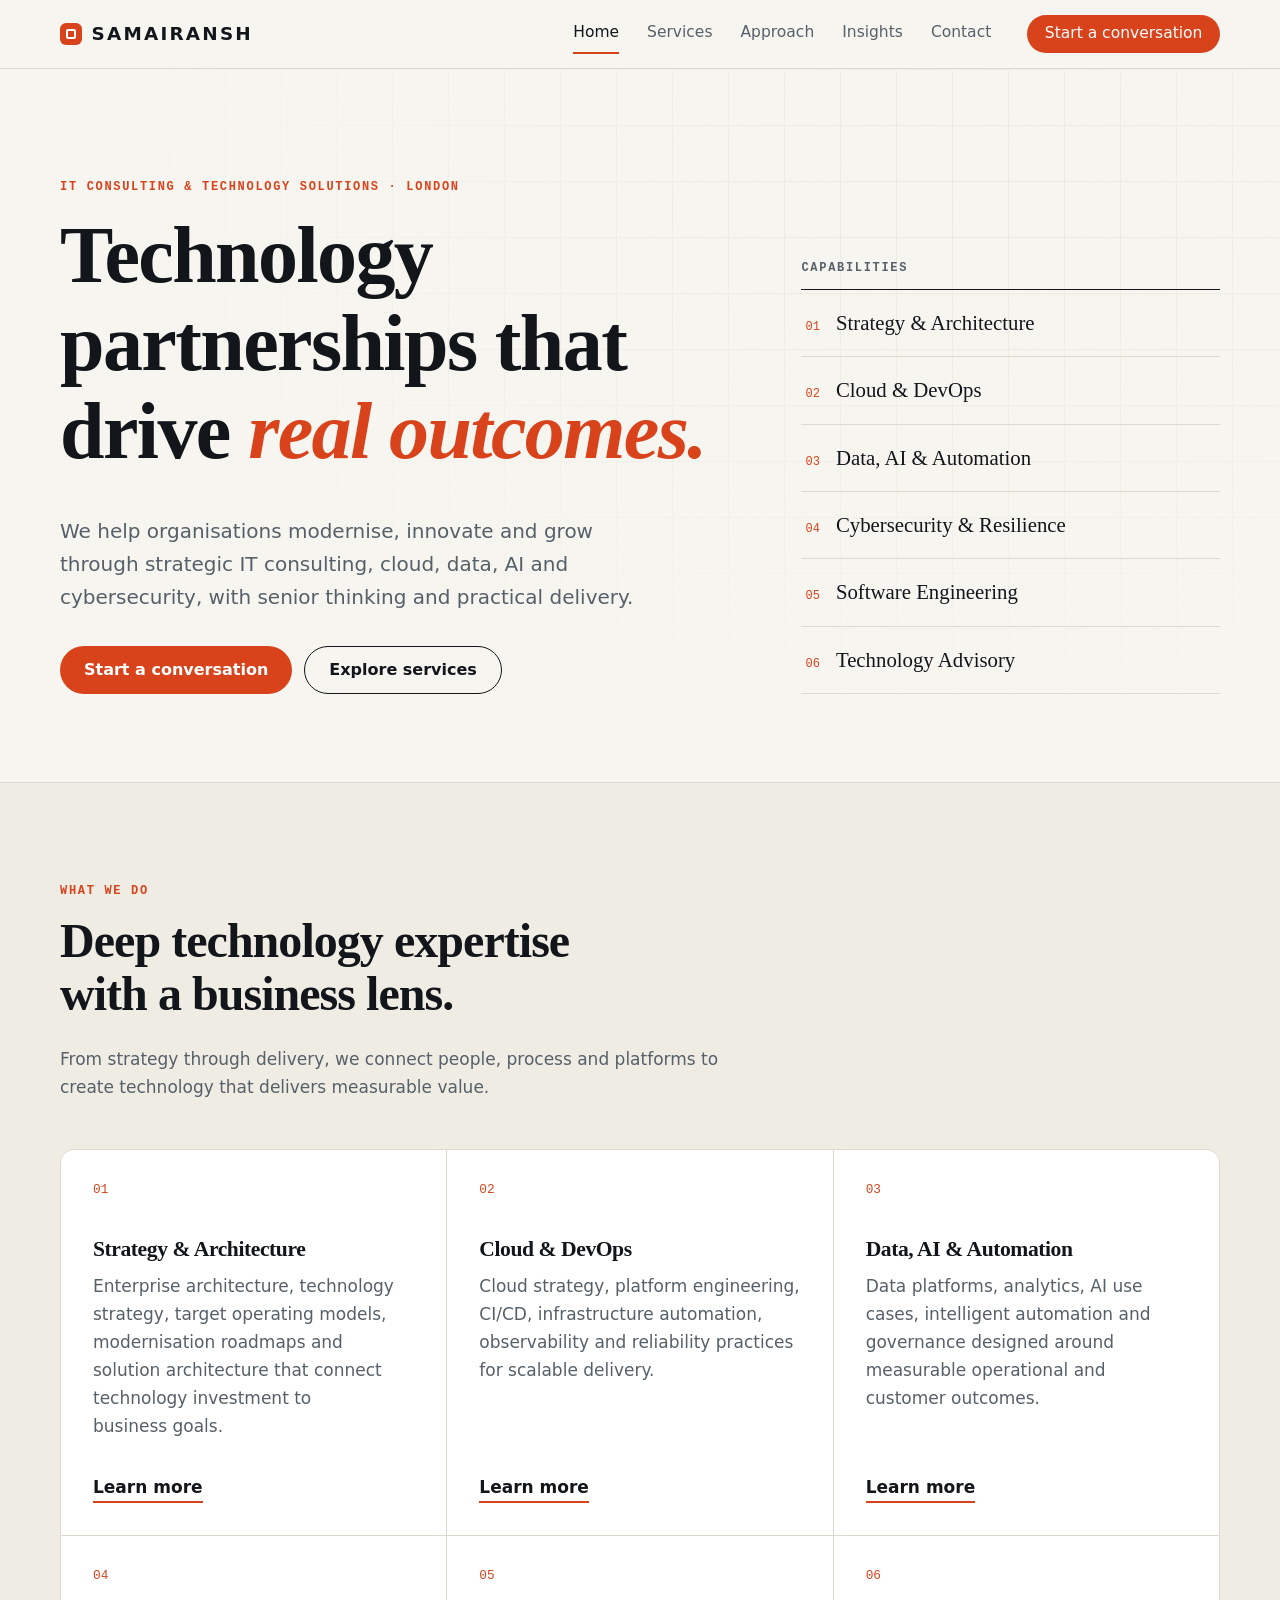
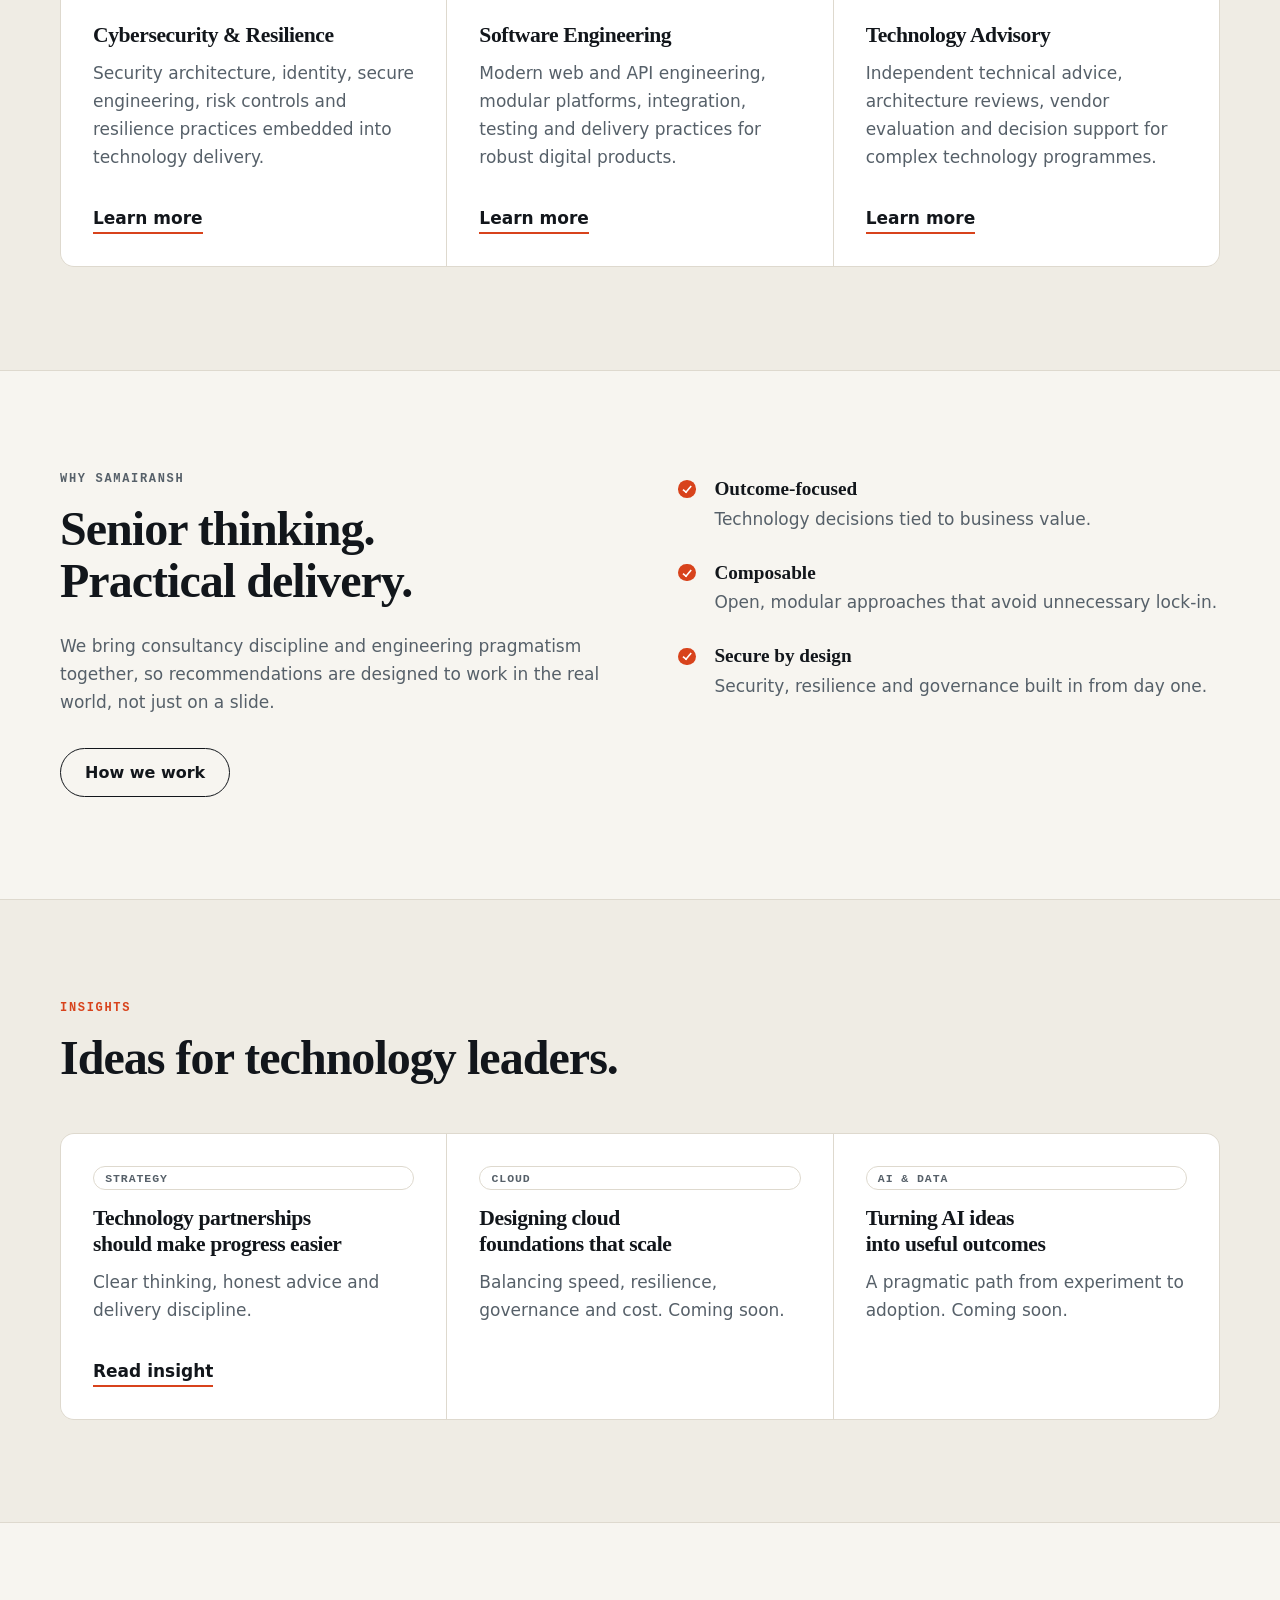
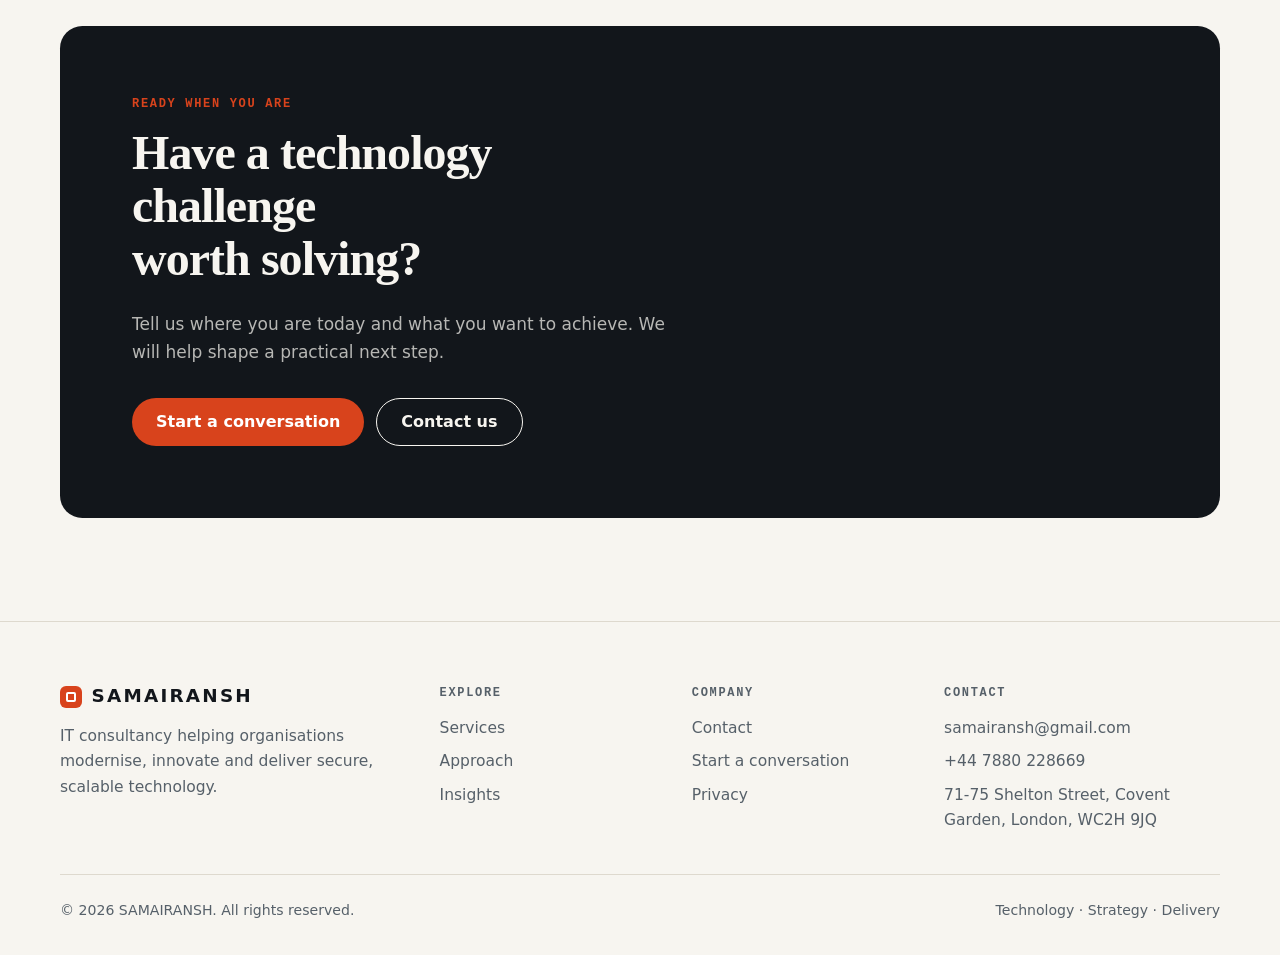
<file: index.html>
<!doctype html>
<html lang="en-GB" class="no-js">
<head>
<meta charset="utf-8">
<meta name="viewport" content="width=device-width,initial-scale=1">
<title>SAMAIRANSH | IT Consultancy &amp; Technology Solutions, London</title>
<meta name="description" content="SAMAIRANSH is a London IT consultancy helping organisations with technology strategy, cloud, DevOps, data, AI, cybersecurity and software engineering.">

<link rel="canonical" href="https://www.samairansh.com/">
<meta name="theme-color" content="#f7f5f0" media="(prefers-color-scheme: light)">
<meta name="theme-color" content="#0e1216" media="(prefers-color-scheme: dark)">
<link rel="icon" href="/favicon.svg" type="image/svg+xml">
<meta property="og:site_name" content="SAMAIRANSH">
<meta property="og:locale" content="en_GB">
<meta property="og:type" content="website">
<meta property="og:title" content="SAMAIRANSH | IT Consultancy &amp; Technology Solutions, London">
<meta property="og:description" content="SAMAIRANSH is a London IT consultancy helping organisations with technology strategy, cloud, DevOps, data, AI, cybersecurity and software engineering.">
<meta property="og:url" content="https://www.samairansh.com/">
<meta property="og:image" content="https://www.samairansh.com/media/og.jpg">
<meta name="twitter:card" content="summary_large_image">
<link rel="stylesheet" href="/css/style.css">
<script type="application/ld+json">{"@context": "https://schema.org", "@graph": [{"@type": "ProfessionalService", "@id": "https://www.samairansh.com/#org", "name": "SAMAIRANSH", "url": "https://www.samairansh.com/", "email": "samairansh@gmail.com", "telephone": "+447880228669", "image": "https://www.samairansh.com/media/og.jpg", "address": {"@type": "PostalAddress", "streetAddress": "71-75 Shelton Street", "addressLocality": "London", "addressRegion": "Covent Garden", "postalCode": "WC2H 9JQ", "addressCountry": "GB"}, "areaServed": "Worldwide", "serviceType": ["Strategy & Architecture", "Cloud & DevOps", "Data, AI & Automation", "Cybersecurity & Resilience", "Software Engineering", "Technology Advisory"]}, {"@type": "WebSite", "@id": "https://www.samairansh.com/#site", "url": "https://www.samairansh.com/", "name": "SAMAIRANSH", "publisher": {"@id": "https://www.samairansh.com/#org"}, "inLanguage": "en-GB"}]}</script>
</head>
<body>
<a class="skip" href="#main">Skip to content</a>
<header class="site-header"><div class="wrap bar">
<a class="logo" href="/" aria-label="SAMAIRANSH home"><i aria-hidden="true"></i>SAMAIRANSH</a>
<button class="menu-btn" aria-expanded="false" aria-controls="nav">Menu</button>
<nav class="nav" id="nav" aria-label="Main"><a href="/" aria-current="page">Home</a><a href="/service">Services</a><a href="/feature">Approach</a><a href="/blog">Insights</a><a href="/contact">Contact</a><a class="btn" href="/quote">Start a conversation</a></nav>
</div></header>
<main id="main">
<section class="hero"><div class="wrap">
<div>
<span class="eyebrow">IT consulting &amp; technology solutions · London</span>
<h1>Technology partnerships that drive <em>real outcomes.</em></h1>
<p class="lead">We help organisations modernise, innovate and grow through strategic IT consulting, cloud, data, AI and cybersecurity, with senior thinking and practical delivery.</p>
<div class="actions"><a class="btn" href="/quote">Start a conversation</a><a class="btn ghost" href="/service">Explore services</a></div>
</div>
<aside aria-label="Capabilities"><div class="index-label">Capabilities</div><ol class="index"><li><a href="/service#strategy"><span>01</span>Strategy & Architecture</a></li><li><a href="/service#cloud"><span>02</span>Cloud & DevOps</a></li><li><a href="/service#data"><span>03</span>Data, AI & Automation</a></li><li><a href="/service#security"><span>04</span>Cybersecurity & Resilience</a></li><li><a href="/service#engineering"><span>05</span>Software Engineering</a></li><li><a href="/service#advisory"><span>06</span>Technology Advisory</a></li></ol></aside>
</div></section>

<section class="section alt" id="services"><div class="wrap">
<div class="head rv"><span class="eyebrow">What we do</span><h2>Deep technology expertise with a business lens.</h2><p>From strategy through delivery, we connect people, process and platforms to create technology that delivers measurable value.</p></div>
<div class="grid c3"><article class="cell rv"><div class="num">01</div><h3>Strategy & Architecture</h3><p>Enterprise architecture, technology strategy, target operating models, modernisation roadmaps and solution architecture that connect technology investment to business goals.</p><a class="more" href="/service#strategy" aria-label="Learn more about Strategy & Architecture">Learn more</a></article><article class="cell rv"><div class="num">02</div><h3>Cloud & DevOps</h3><p>Cloud strategy, platform engineering, CI/CD, infrastructure automation, observability and reliability practices for scalable delivery.</p><a class="more" href="/service#cloud" aria-label="Learn more about Cloud & DevOps">Learn more</a></article><article class="cell rv"><div class="num">03</div><h3>Data, AI & Automation</h3><p>Data platforms, analytics, AI use cases, intelligent automation and governance designed around measurable operational and customer outcomes.</p><a class="more" href="/service#data" aria-label="Learn more about Data, AI & Automation">Learn more</a></article><article class="cell rv"><div class="num">04</div><h3>Cybersecurity & Resilience</h3><p>Security architecture, identity, secure engineering, risk controls and resilience practices embedded into technology delivery.</p><a class="more" href="/service#security" aria-label="Learn more about Cybersecurity & Resilience">Learn more</a></article><article class="cell rv"><div class="num">05</div><h3>Software Engineering</h3><p>Modern web and API engineering, modular platforms, integration, testing and delivery practices for robust digital products.</p><a class="more" href="/service#engineering" aria-label="Learn more about Software Engineering">Learn more</a></article><article class="cell rv"><div class="num">06</div><h3>Technology Advisory</h3><p>Independent technical advice, architecture reviews, vendor evaluation and decision support for complex technology programmes.</p><a class="more" href="/service#advisory" aria-label="Learn more about Technology Advisory">Learn more</a></article></div>
</div></section>

<section class="section"><div class="wrap principles">
<div class="rv"><span class="eyebrow">Why SAMAIRANSH</span><h2>Senior thinking. Practical delivery.</h2><p>We bring consultancy discipline and engineering pragmatism together, so recommendations are designed to work in the real world, not just on a slide.</p><div class="actions"><a class="btn ghost" href="/feature">How we work</a></div></div>
<ul class="rv">
<li><b>Outcome-focused</b><span>Technology decisions tied to business value.</span></li>
<li><b>Composable</b><span>Open, modular approaches that avoid unnecessary lock-in.</span></li>
<li><b>Secure by design</b><span>Security, resilience and governance built in from day one.</span></li>
</ul>
</div></section>

<section class="section alt"><div class="wrap">
<div class="head rv"><span class="eyebrow">Insights</span><h2>Ideas for technology leaders.</h2></div>
<div class="grid c3">
<article class="cell rv"><span class="tag">Strategy</span><h3>Technology partnerships should make progress easier</h3><p>Clear thinking, honest advice and delivery discipline.</p><a class="more" href="/detail">Read insight</a></article>
<article class="cell rv soon"><span class="tag">Cloud</span><h3>Designing cloud foundations that scale</h3><p>Balancing speed, resilience, governance and cost. Coming soon.</p></article>
<article class="cell rv soon"><span class="tag">AI &amp; Data</span><h3>Turning AI ideas into useful outcomes</h3><p>A pragmatic path from experiment to adoption. Coming soon.</p></article>
</div></div></section>
<section class="section"><div class="wrap"><div class="cta rv">
<span class="eyebrow">Ready when you are</span><h2>Have a technology challenge worth solving?</h2><p>Tell us where you are today and what you want to achieve. We will help shape a practical next step.</p>
<div class="actions"><a class="btn" href="/quote">Start a conversation</a><a class="btn ghost" href="/contact">Contact us</a></div>
</div></div></section></main>
<footer class="site-footer"><div class="wrap">
<div class="fgrid">
<div><a class="logo" href="/"><i aria-hidden="true"></i>SAMAIRANSH</a><p class="fblurb">IT consultancy helping organisations modernise, innovate and deliver secure, scalable technology.</p></div>
<div><h4>Explore</h4><ul><li><a href="/service">Services</a></li><li><a href="/feature">Approach</a></li><li><a href="/blog">Insights</a></li></ul></div>
<div><h4>Company</h4><ul><li><a href="/contact">Contact</a></li><li><a href="/quote">Start a conversation</a></li><li><a href="/privacy">Privacy</a></li></ul></div>
<div><h4>Contact</h4><ul><li><a href="mailto:samairansh@gmail.com">samairansh@gmail.com</a></li><li><a href="tel:+447880228669">+44 7880 228669</a></li><li>71-75 Shelton Street, Covent Garden, London, WC2H 9JQ</li></ul></div>
</div>
<div class="fbase"><span>© 2026 SAMAIRANSH. All rights reserved.</span><span>Technology · Strategy · Delivery</span></div>
</div></footer>
<script src="/js/main.js" defer></script>
</body>
</html>
</file>
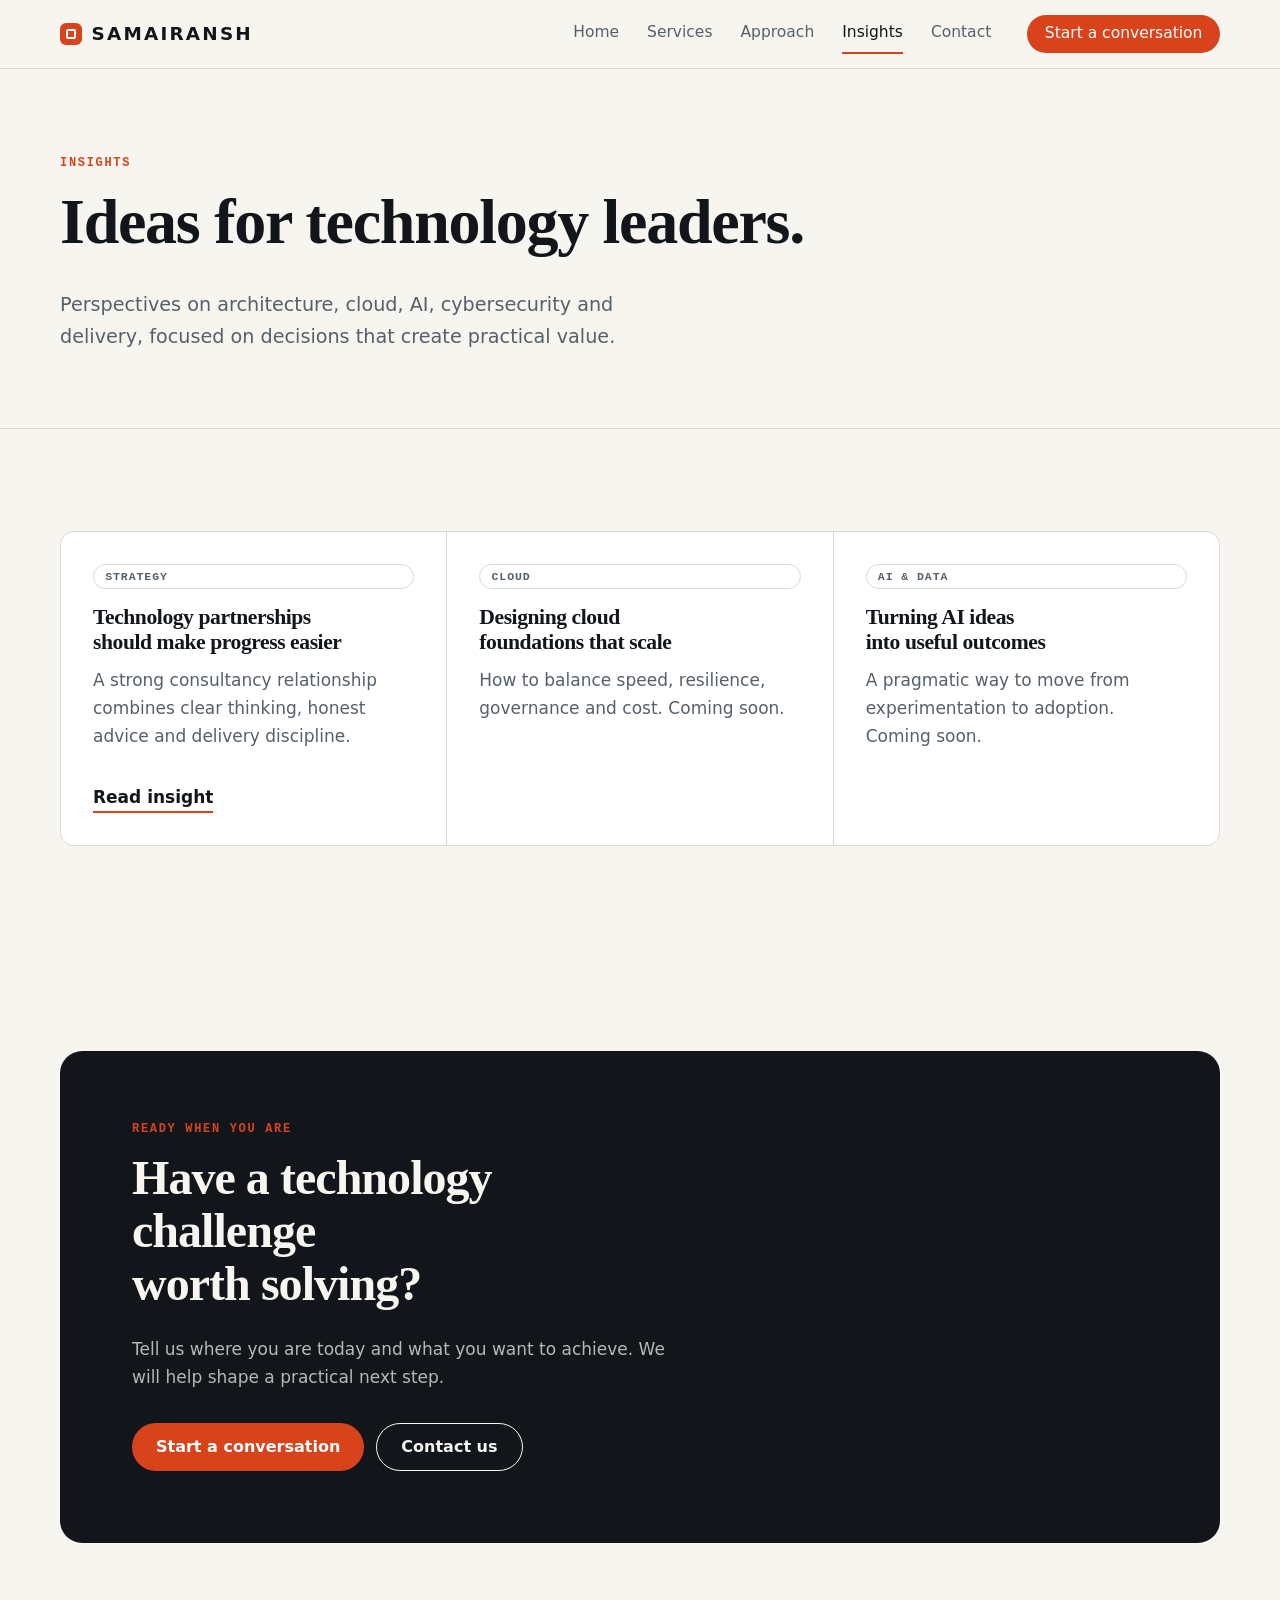
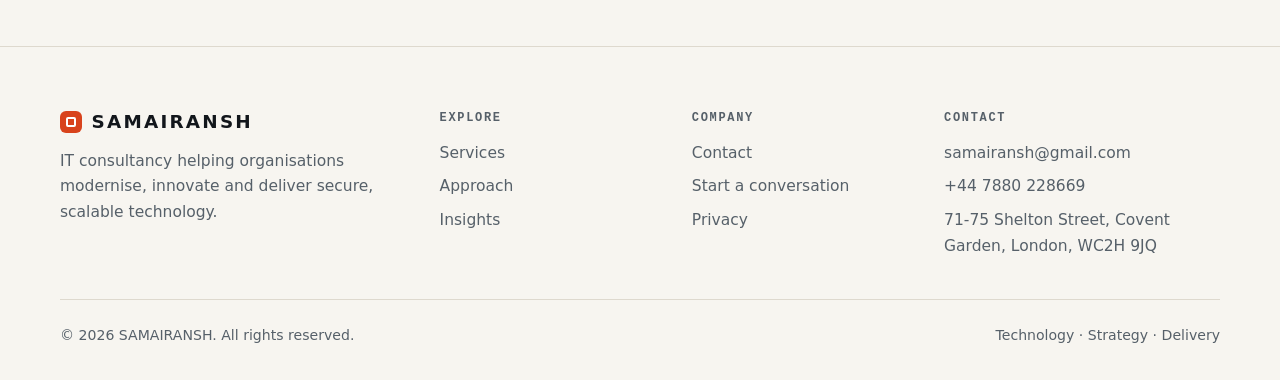
<file: blog.html>
<!doctype html>
<html lang="en-GB" class="no-js">
<head>
<meta charset="utf-8">
<meta name="viewport" content="width=device-width,initial-scale=1">
<title>Technology Insights | SAMAIRANSH</title>
<meta name="description" content="SAMAIRANSH perspectives on technology strategy, cloud, AI and cybersecurity for technology leaders.">

<link rel="canonical" href="https://www.samairansh.com/blog">
<meta name="theme-color" content="#f7f5f0" media="(prefers-color-scheme: light)">
<meta name="theme-color" content="#0e1216" media="(prefers-color-scheme: dark)">
<link rel="icon" href="/favicon.svg" type="image/svg+xml">
<meta property="og:site_name" content="SAMAIRANSH">
<meta property="og:locale" content="en_GB">
<meta property="og:type" content="website">
<meta property="og:title" content="Technology Insights | SAMAIRANSH">
<meta property="og:description" content="SAMAIRANSH perspectives on technology strategy, cloud, AI and cybersecurity for technology leaders.">
<meta property="og:url" content="https://www.samairansh.com/blog">
<meta property="og:image" content="https://www.samairansh.com/media/og.jpg">
<meta name="twitter:card" content="summary_large_image">
<link rel="stylesheet" href="/css/style.css">

</head>
<body>
<a class="skip" href="#main">Skip to content</a>
<header class="site-header"><div class="wrap bar">
<a class="logo" href="/" aria-label="SAMAIRANSH home"><i aria-hidden="true"></i>SAMAIRANSH</a>
<button class="menu-btn" aria-expanded="false" aria-controls="nav">Menu</button>
<nav class="nav" id="nav" aria-label="Main"><a href="/">Home</a><a href="/service">Services</a><a href="/feature">Approach</a><a href="/blog" aria-current="page">Insights</a><a href="/contact">Contact</a><a class="btn" href="/quote">Start a conversation</a></nav>
</div></header>
<main id="main">
<section class="page-head"><div class="wrap"><span class="eyebrow">Insights</span><h1>Ideas for technology leaders.</h1><p>Perspectives on architecture, cloud, AI, cybersecurity and delivery, focused on decisions that create practical value.</p></div></section>
<section class="section"><div class="wrap"><div class="grid c3">
<article class="cell rv"><span class="tag">Strategy</span><h3>Technology partnerships should make progress easier</h3><p>A strong consultancy relationship combines clear thinking, honest advice and delivery discipline.</p><a class="more" href="/detail">Read insight</a></article>
<article class="cell rv soon"><span class="tag">Cloud</span><h3>Designing cloud foundations that scale</h3><p>How to balance speed, resilience, governance and cost. Coming soon.</p></article>
<article class="cell rv soon"><span class="tag">AI &amp; Data</span><h3>Turning AI ideas into useful outcomes</h3><p>A pragmatic way to move from experimentation to adoption. Coming soon.</p></article>
</div></div></section><section class="section"><div class="wrap"><div class="cta rv">
<span class="eyebrow">Ready when you are</span><h2>Have a technology challenge worth solving?</h2><p>Tell us where you are today and what you want to achieve. We will help shape a practical next step.</p>
<div class="actions"><a class="btn" href="/quote">Start a conversation</a><a class="btn ghost" href="/contact">Contact us</a></div>
</div></div></section></main>
<footer class="site-footer"><div class="wrap">
<div class="fgrid">
<div><a class="logo" href="/"><i aria-hidden="true"></i>SAMAIRANSH</a><p class="fblurb">IT consultancy helping organisations modernise, innovate and deliver secure, scalable technology.</p></div>
<div><h4>Explore</h4><ul><li><a href="/service">Services</a></li><li><a href="/feature">Approach</a></li><li><a href="/blog">Insights</a></li></ul></div>
<div><h4>Company</h4><ul><li><a href="/contact">Contact</a></li><li><a href="/quote">Start a conversation</a></li><li><a href="/privacy">Privacy</a></li></ul></div>
<div><h4>Contact</h4><ul><li><a href="mailto:samairansh@gmail.com">samairansh@gmail.com</a></li><li><a href="tel:+447880228669">+44 7880 228669</a></li><li>71-75 Shelton Street, Covent Garden, London, WC2H 9JQ</li></ul></div>
</div>
<div class="fbase"><span>© 2026 SAMAIRANSH. All rights reserved.</span><span>Technology · Strategy · Delivery</span></div>
</div></footer>
<script src="/js/main.js" defer></script>
</body>
</html>
</file>
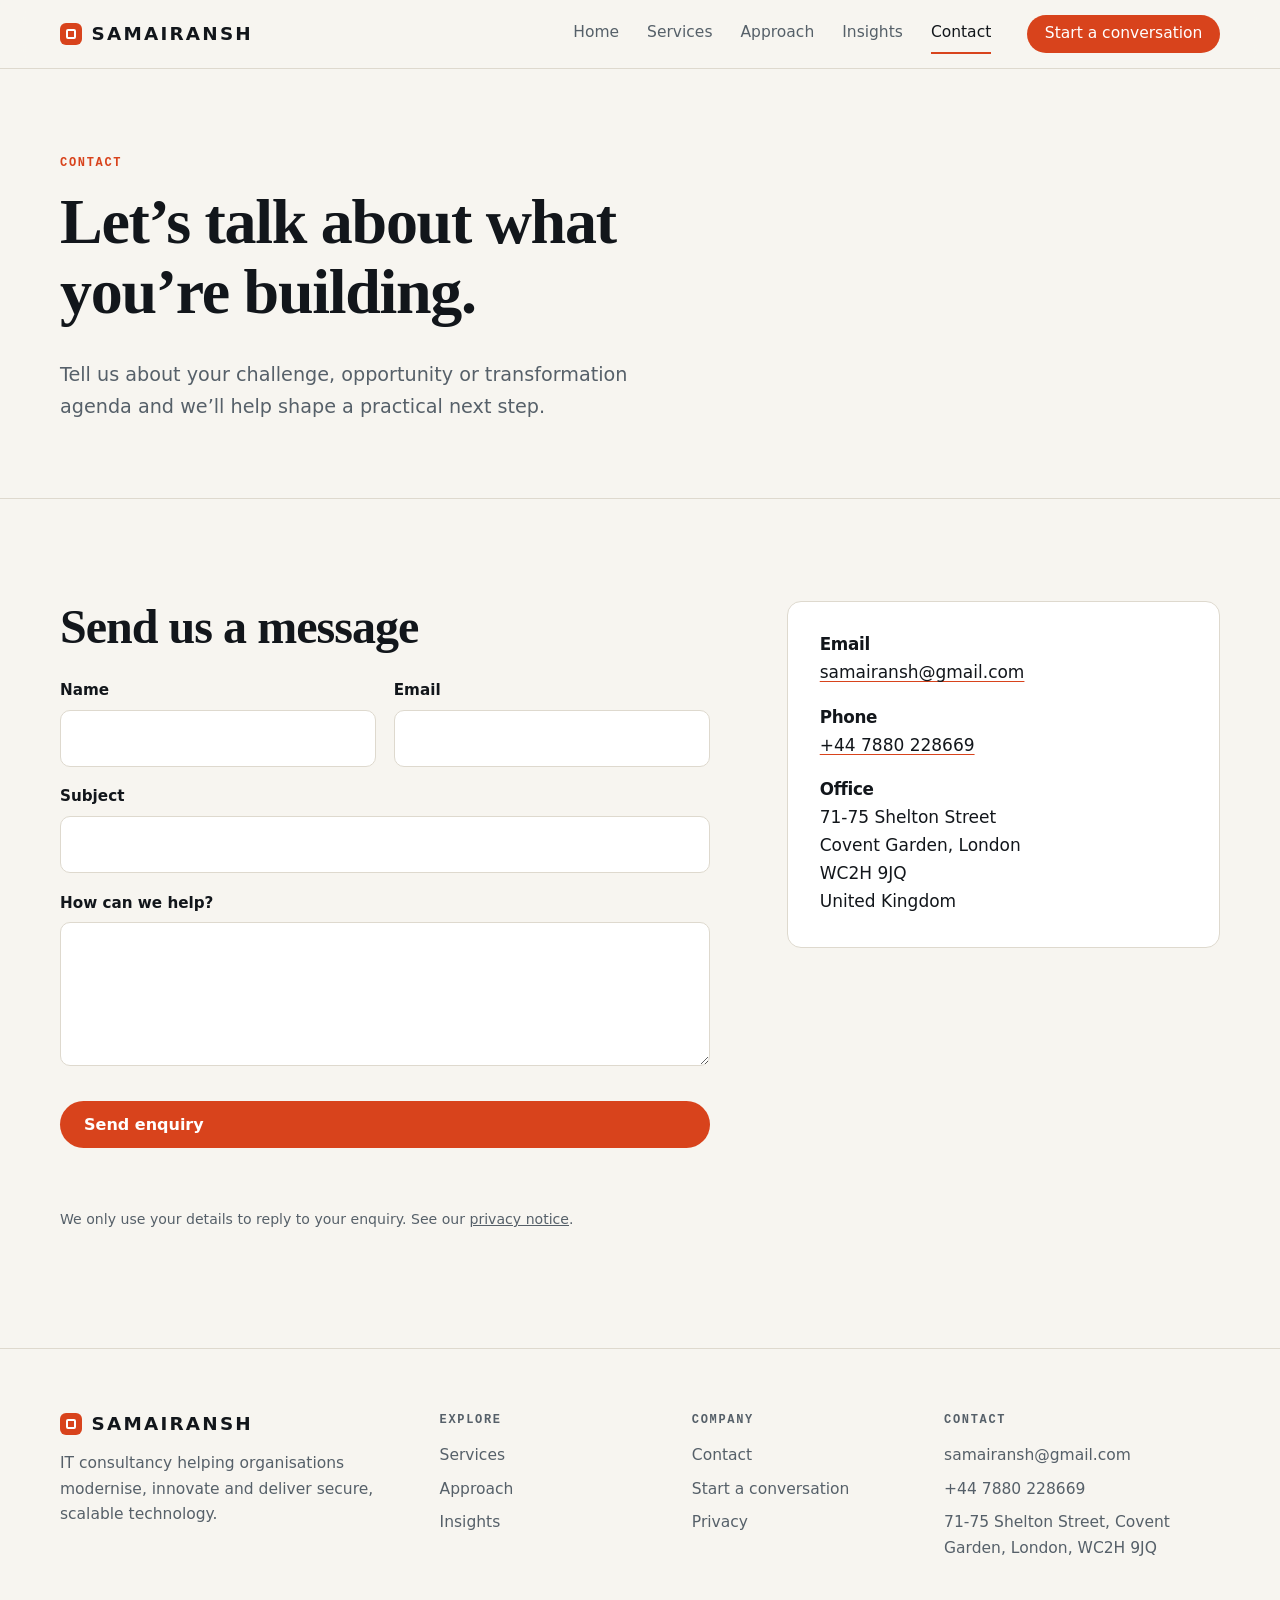
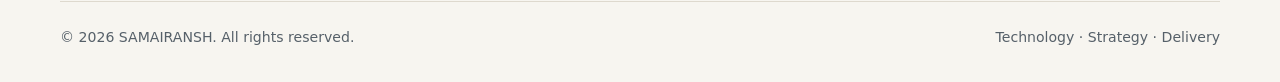
<file: contact.html>
<!doctype html>
<html lang="en-GB" class="no-js">
<head>
<meta charset="utf-8">
<meta name="viewport" content="width=device-width,initial-scale=1">
<title>Contact SAMAIRANSH | IT Consultancy, London</title>
<meta name="description" content="Contact SAMAIRANSH about IT consulting, technology strategy, cloud, AI and cybersecurity. London office at 71-75 Shelton Street, Covent Garden, WC2H 9JQ.">

<link rel="canonical" href="https://www.samairansh.com/contact">
<meta name="theme-color" content="#f7f5f0" media="(prefers-color-scheme: light)">
<meta name="theme-color" content="#0e1216" media="(prefers-color-scheme: dark)">
<link rel="icon" href="/favicon.svg" type="image/svg+xml">
<meta property="og:site_name" content="SAMAIRANSH">
<meta property="og:locale" content="en_GB">
<meta property="og:type" content="website">
<meta property="og:title" content="Contact SAMAIRANSH | IT Consultancy, London">
<meta property="og:description" content="Contact SAMAIRANSH about IT consulting, technology strategy, cloud, AI and cybersecurity. London office at 71-75 Shelton Street, Covent Garden, WC2H 9JQ.">
<meta property="og:url" content="https://www.samairansh.com/contact">
<meta property="og:image" content="https://www.samairansh.com/media/og.jpg">
<meta name="twitter:card" content="summary_large_image">
<link rel="stylesheet" href="/css/style.css">

</head>
<body>
<a class="skip" href="#main">Skip to content</a>
<header class="site-header"><div class="wrap bar">
<a class="logo" href="/" aria-label="SAMAIRANSH home"><i aria-hidden="true"></i>SAMAIRANSH</a>
<button class="menu-btn" aria-expanded="false" aria-controls="nav">Menu</button>
<nav class="nav" id="nav" aria-label="Main"><a href="/">Home</a><a href="/service">Services</a><a href="/feature">Approach</a><a href="/blog">Insights</a><a href="/contact" aria-current="page">Contact</a><a class="btn" href="/quote">Start a conversation</a></nav>
</div></header>
<main id="main">
<section class="page-head"><div class="wrap"><span class="eyebrow">Contact</span><h1>Let’s talk about what you’re building.</h1><p>Tell us about your challenge, opportunity or transformation agenda and we’ll help shape a practical next step.</p></div></section>
<section class="section"><div class="wrap split"><div class="rv"><h2>Send us a message</h2><form class="f" data-form method="post" action="mailto:samairansh@gmail.com" enctype="text/plain">
<div class="field"><label for="name">Name</label><input id="name" name="name" required autocomplete="name"></div>
<div class="field"><label for="email">Email</label><input id="email" name="email" type="email" required autocomplete="email"></div>
<div class="field full"><label for="subject">Subject</label><input id="subject" name="subject"></div>
<div class="field full"><label for="message">How can we help?</label><textarea id="message" name="message" required></textarea></div>
<div class="field hp" aria-hidden="true"><label>Leave this empty<input name="website" tabindex="-1" autocomplete="off"></label></div>
<div class="field full"><div class="cf-turnstile" data-theme="auto"></div></div>
<div class="field full"><button class="btn" type="submit">Send enquiry</button></div>
<p class="status" role="status" aria-live="polite"></p>
<p class="note full">We only use your details to reply to your enquiry. See our <a href="/privacy">privacy notice</a>.</p>
</form></div><aside class="card rv"><h3>Email</h3><p><a href="mailto:samairansh@gmail.com">samairansh@gmail.com</a></p><h3>Phone</h3><p><a href="tel:+447880228669">+44 7880 228669</a></p><h3>Office</h3><p>71-75 Shelton Street<br>Covent Garden, London<br>WC2H 9JQ<br>United Kingdom</p></aside></div></section></main>
<footer class="site-footer"><div class="wrap">
<div class="fgrid">
<div><a class="logo" href="/"><i aria-hidden="true"></i>SAMAIRANSH</a><p class="fblurb">IT consultancy helping organisations modernise, innovate and deliver secure, scalable technology.</p></div>
<div><h4>Explore</h4><ul><li><a href="/service">Services</a></li><li><a href="/feature">Approach</a></li><li><a href="/blog">Insights</a></li></ul></div>
<div><h4>Company</h4><ul><li><a href="/contact">Contact</a></li><li><a href="/quote">Start a conversation</a></li><li><a href="/privacy">Privacy</a></li></ul></div>
<div><h4>Contact</h4><ul><li><a href="mailto:samairansh@gmail.com">samairansh@gmail.com</a></li><li><a href="tel:+447880228669">+44 7880 228669</a></li><li>71-75 Shelton Street, Covent Garden, London, WC2H 9JQ</li></ul></div>
</div>
<div class="fbase"><span>© 2026 SAMAIRANSH. All rights reserved.</span><span>Technology · Strategy · Delivery</span></div>
</div></footer>
<script src="/js/main.js" defer></script>
</body>
</html>
</file>
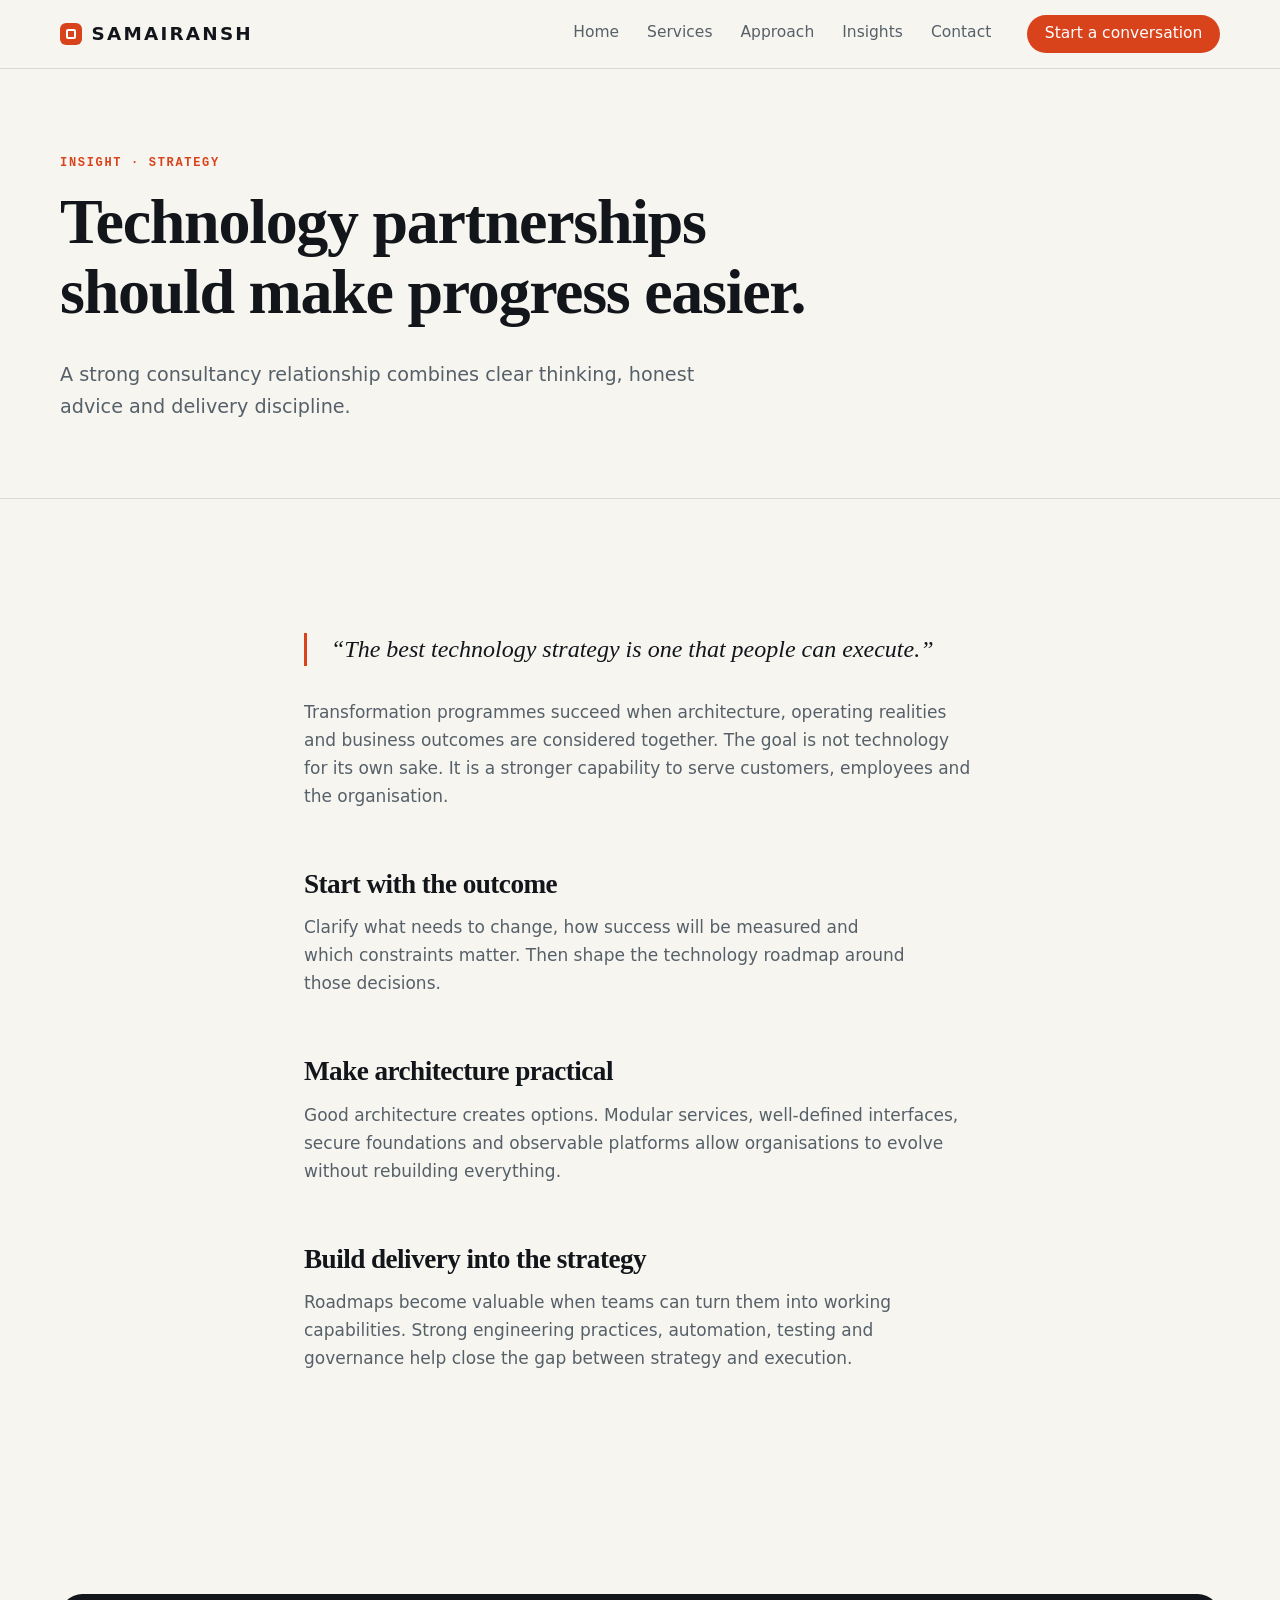
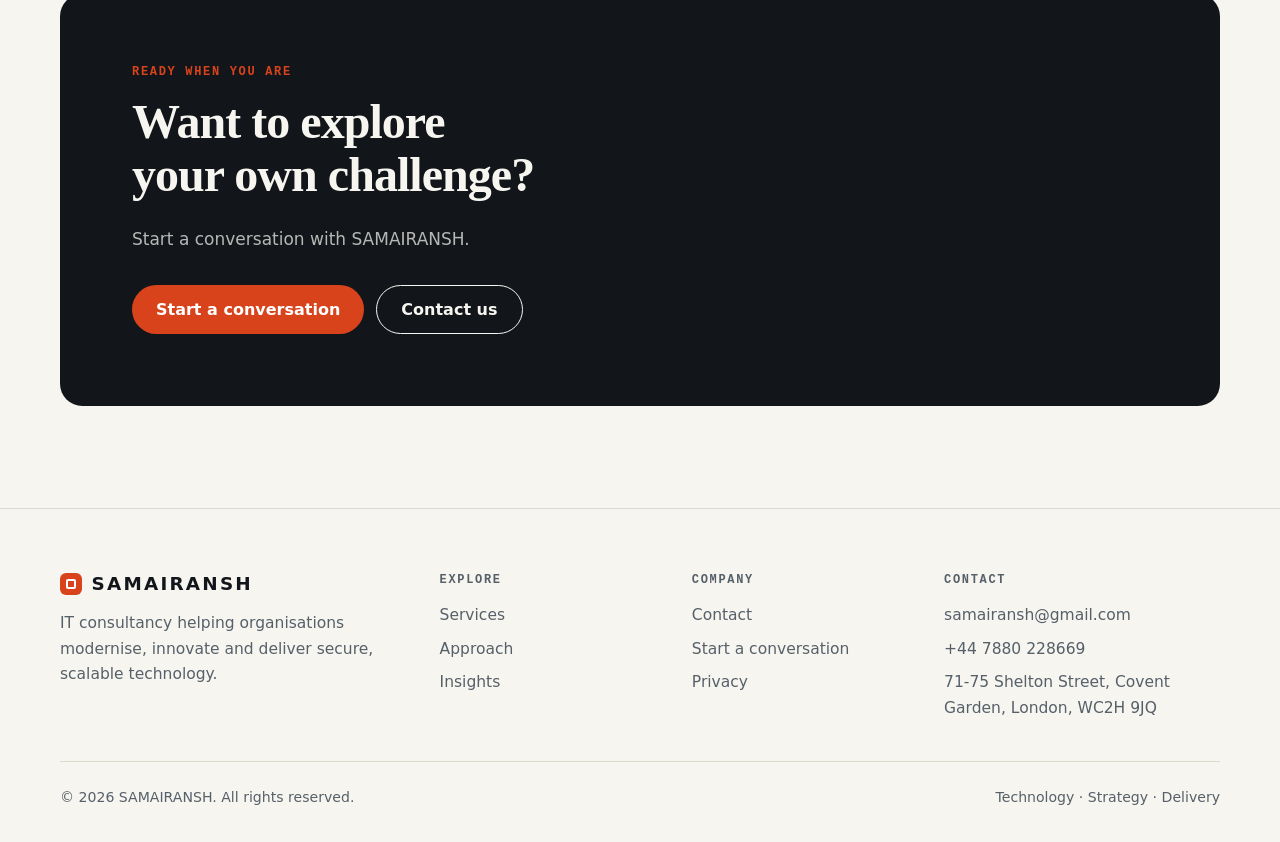
<file: detail.html>
<!doctype html>
<html lang="en-GB" class="no-js">
<head>
<meta charset="utf-8">
<meta name="viewport" content="width=device-width,initial-scale=1">
<title>Technology partnerships should make progress easier | SAMAIRANSH</title>
<meta name="description" content="A strong consultancy relationship combines clear thinking, honest advice and delivery discipline. How to start with the outcome and make architecture practical.">

<link rel="canonical" href="https://www.samairansh.com/detail">
<meta name="theme-color" content="#f7f5f0" media="(prefers-color-scheme: light)">
<meta name="theme-color" content="#0e1216" media="(prefers-color-scheme: dark)">
<link rel="icon" href="/favicon.svg" type="image/svg+xml">
<meta property="og:site_name" content="SAMAIRANSH">
<meta property="og:locale" content="en_GB">
<meta property="og:type" content="article">
<meta property="og:title" content="Technology partnerships should make progress easier | SAMAIRANSH">
<meta property="og:description" content="A strong consultancy relationship combines clear thinking, honest advice and delivery discipline. How to start with the outcome and make architecture practical.">
<meta property="og:url" content="https://www.samairansh.com/detail">
<meta property="og:image" content="https://www.samairansh.com/media/og.jpg">
<meta name="twitter:card" content="summary_large_image">
<link rel="stylesheet" href="/css/style.css">
<script type="application/ld+json">{"@context": "https://schema.org", "@type": "Article", "headline": "Technology partnerships should make progress easier", "author": {"@type": "Organization", "name": "SAMAIRANSH"}, "publisher": {"@type": "Organization", "name": "SAMAIRANSH"}, "mainEntityOfPage": "https://www.samairansh.com/detail", "image": "https://www.samairansh.com/media/og.jpg", "inLanguage": "en-GB"}</script>
</head>
<body>
<a class="skip" href="#main">Skip to content</a>
<header class="site-header"><div class="wrap bar">
<a class="logo" href="/" aria-label="SAMAIRANSH home"><i aria-hidden="true"></i>SAMAIRANSH</a>
<button class="menu-btn" aria-expanded="false" aria-controls="nav">Menu</button>
<nav class="nav" id="nav" aria-label="Main"><a href="/">Home</a><a href="/service">Services</a><a href="/feature">Approach</a><a href="/blog">Insights</a><a href="/contact">Contact</a><a class="btn" href="/quote">Start a conversation</a></nav>
</div></header>
<main id="main">
<section class="page-head"><div class="wrap"><span class="eyebrow">Insight · Strategy</span><h1>Technology partnerships should make progress easier.</h1><p>A strong consultancy relationship combines clear thinking, honest advice and delivery discipline.</p></div></section>
<section class="section"><div class="wrap"><div class="article">
<blockquote>“The best technology strategy is one that people can execute.”</blockquote>
<p>Transformation programmes succeed when architecture, operating realities and business outcomes are considered together. The goal is not technology for its own sake. It is a stronger capability to serve customers, employees and the organisation.</p>
<h2>Start with the outcome</h2><p>Clarify what needs to change, how success will be measured and which constraints matter. Then shape the technology roadmap around those decisions.</p>
<h2>Make architecture practical</h2><p>Good architecture creates options. Modular services, well-defined interfaces, secure foundations and observable platforms allow organisations to evolve without rebuilding everything.</p>
<h2>Build delivery into the strategy</h2><p>Roadmaps become valuable when teams can turn them into working capabilities. Strong engineering practices, automation, testing and governance help close the gap between strategy and execution.</p>
</div></div></section><section class="section"><div class="wrap"><div class="cta rv">
<span class="eyebrow">Ready when you are</span><h2>Want to explore your own challenge?</h2><p>Start a conversation with SAMAIRANSH.</p>
<div class="actions"><a class="btn" href="/quote">Start a conversation</a><a class="btn ghost" href="/contact">Contact us</a></div>
</div></div></section></main>
<footer class="site-footer"><div class="wrap">
<div class="fgrid">
<div><a class="logo" href="/"><i aria-hidden="true"></i>SAMAIRANSH</a><p class="fblurb">IT consultancy helping organisations modernise, innovate and deliver secure, scalable technology.</p></div>
<div><h4>Explore</h4><ul><li><a href="/service">Services</a></li><li><a href="/feature">Approach</a></li><li><a href="/blog">Insights</a></li></ul></div>
<div><h4>Company</h4><ul><li><a href="/contact">Contact</a></li><li><a href="/quote">Start a conversation</a></li><li><a href="/privacy">Privacy</a></li></ul></div>
<div><h4>Contact</h4><ul><li><a href="mailto:samairansh@gmail.com">samairansh@gmail.com</a></li><li><a href="tel:+447880228669">+44 7880 228669</a></li><li>71-75 Shelton Street, Covent Garden, London, WC2H 9JQ</li></ul></div>
</div>
<div class="fbase"><span>© 2026 SAMAIRANSH. All rights reserved.</span><span>Technology · Strategy · Delivery</span></div>
</div></footer>
<script src="/js/main.js" defer></script>
</body>
</html>
</file>
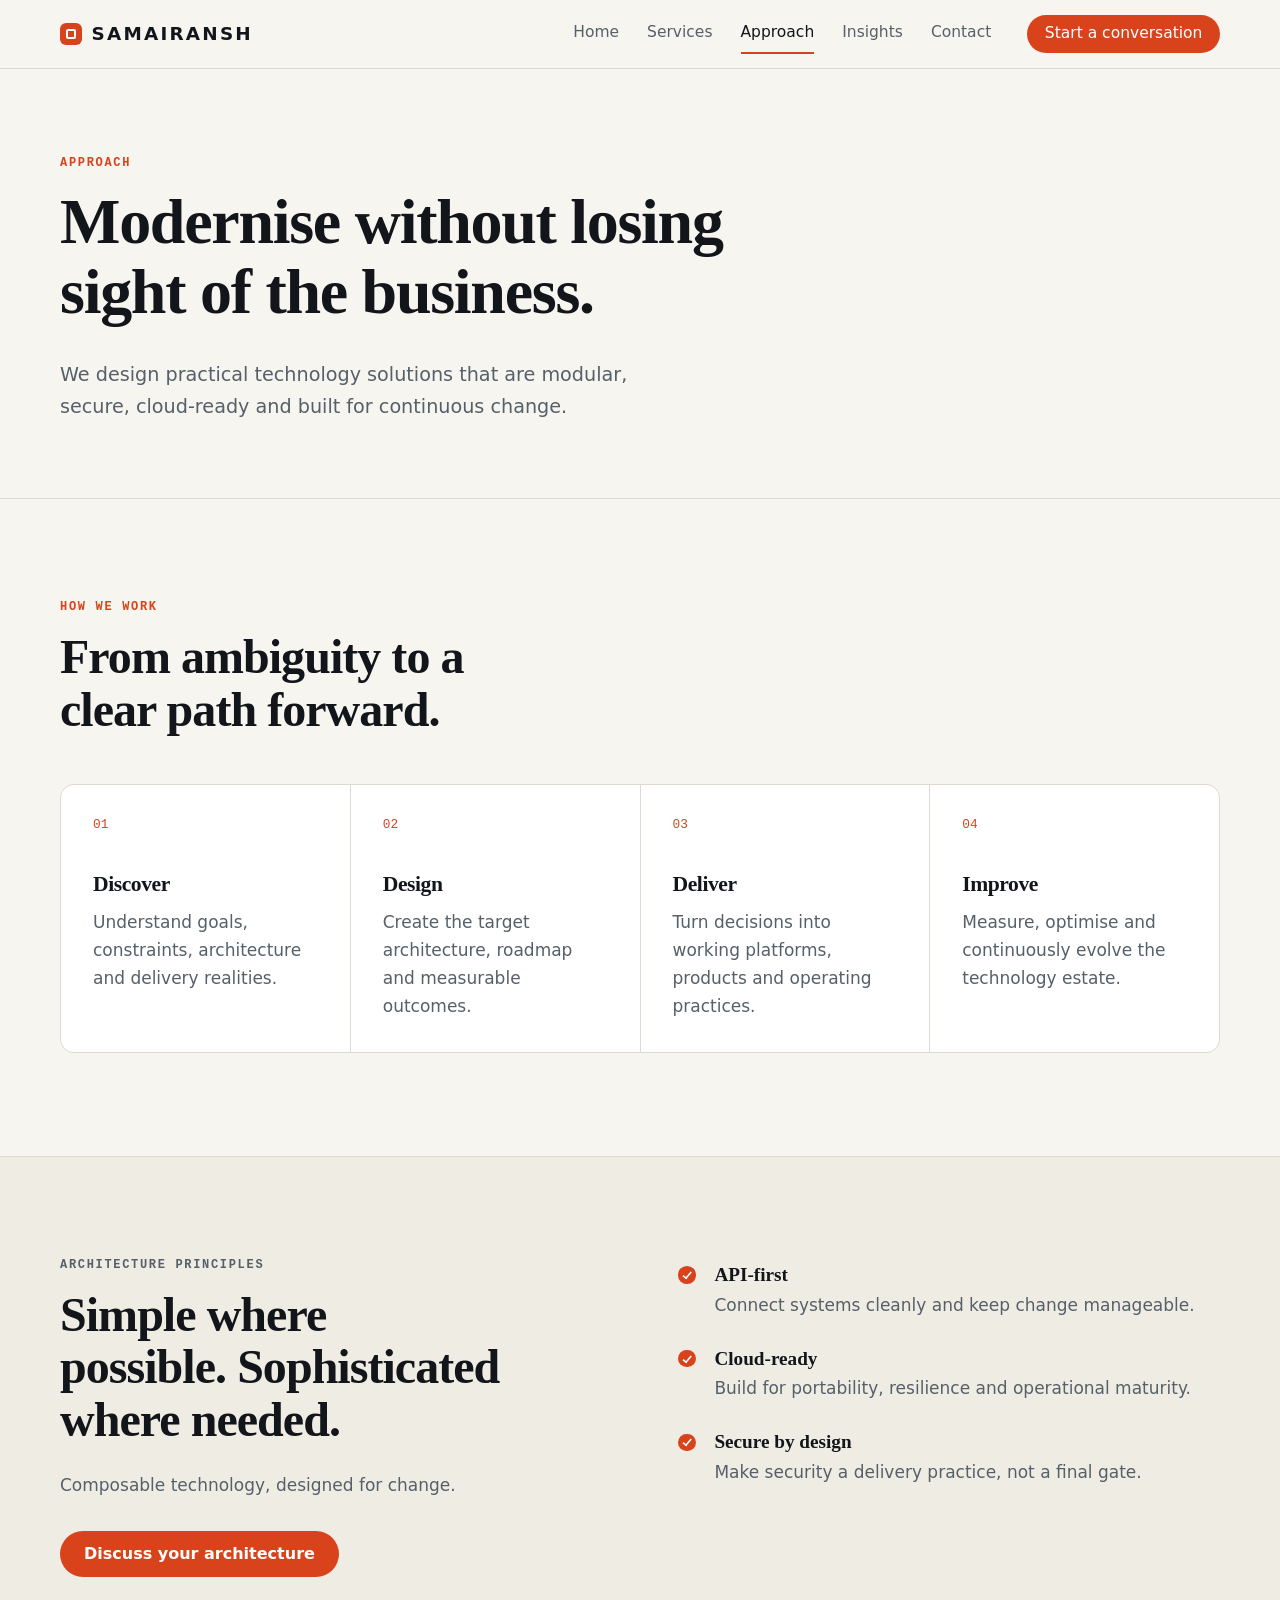
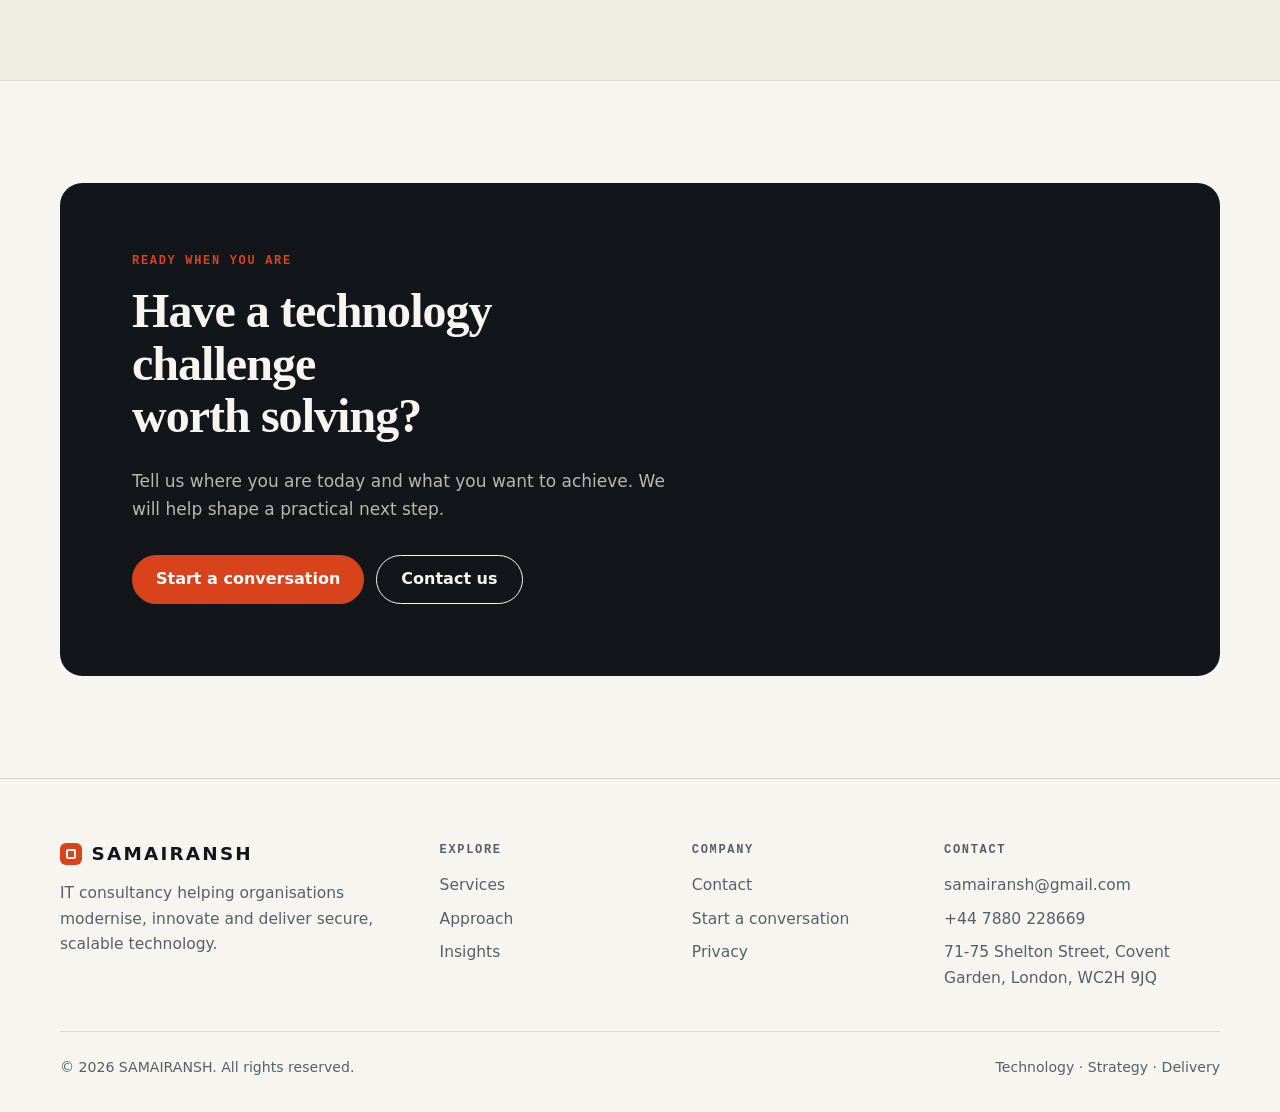
<file: feature.html>
<!doctype html>
<html lang="en-GB" class="no-js">
<head>
<meta charset="utf-8">
<meta name="viewport" content="width=device-width,initial-scale=1">
<title>Our Approach to Technology Transformation | SAMAIRANSH</title>
<meta name="description" content="How SAMAIRANSH approaches technology transformation: discover, design, deliver and improve, with API-first, cloud-ready and secure-by-design principles.">

<link rel="canonical" href="https://www.samairansh.com/feature">
<meta name="theme-color" content="#f7f5f0" media="(prefers-color-scheme: light)">
<meta name="theme-color" content="#0e1216" media="(prefers-color-scheme: dark)">
<link rel="icon" href="/favicon.svg" type="image/svg+xml">
<meta property="og:site_name" content="SAMAIRANSH">
<meta property="og:locale" content="en_GB">
<meta property="og:type" content="website">
<meta property="og:title" content="Our Approach to Technology Transformation | SAMAIRANSH">
<meta property="og:description" content="How SAMAIRANSH approaches technology transformation: discover, design, deliver and improve, with API-first, cloud-ready and secure-by-design principles.">
<meta property="og:url" content="https://www.samairansh.com/feature">
<meta property="og:image" content="https://www.samairansh.com/media/og.jpg">
<meta name="twitter:card" content="summary_large_image">
<link rel="stylesheet" href="/css/style.css">

</head>
<body>
<a class="skip" href="#main">Skip to content</a>
<header class="site-header"><div class="wrap bar">
<a class="logo" href="/" aria-label="SAMAIRANSH home"><i aria-hidden="true"></i>SAMAIRANSH</a>
<button class="menu-btn" aria-expanded="false" aria-controls="nav">Menu</button>
<nav class="nav" id="nav" aria-label="Main"><a href="/">Home</a><a href="/service">Services</a><a href="/feature" aria-current="page">Approach</a><a href="/blog">Insights</a><a href="/contact">Contact</a><a class="btn" href="/quote">Start a conversation</a></nav>
</div></header>
<main id="main">
<section class="page-head"><div class="wrap"><span class="eyebrow">Approach</span><h1>Modernise without losing sight of the business.</h1><p>We design practical technology solutions that are modular, secure, cloud-ready and built for continuous change.</p></div></section>
<section class="section"><div class="wrap"><div class="head rv"><span class="eyebrow">How we work</span><h2>From ambiguity to a clear path forward.</h2></div><div class="grid c4 steps"><div class="cell rv"><h3>Discover</h3><p>Understand goals, constraints, architecture and delivery realities.</p></div><div class="cell rv"><h3>Design</h3><p>Create the target architecture, roadmap and measurable outcomes.</p></div><div class="cell rv"><h3>Deliver</h3><p>Turn decisions into working platforms, products and operating practices.</p></div><div class="cell rv"><h3>Improve</h3><p>Measure, optimise and continuously evolve the technology estate.</p></div></div></div></section>
<section class="section alt"><div class="wrap principles">
<div class="rv"><span class="eyebrow">Architecture principles</span><h2>Simple where possible. Sophisticated where needed.</h2><p>Composable technology, designed for change.</p><div class="actions"><a class="btn" href="/contact">Discuss your architecture</a></div></div>
<ul class="rv"><li><b>API-first</b><span>Connect systems cleanly and keep change manageable.</span></li><li><b>Cloud-ready</b><span>Build for portability, resilience and operational maturity.</span></li><li><b>Secure by design</b><span>Make security a delivery practice, not a final gate.</span></li></ul>
</div></section><section class="section"><div class="wrap"><div class="cta rv">
<span class="eyebrow">Ready when you are</span><h2>Have a technology challenge worth solving?</h2><p>Tell us where you are today and what you want to achieve. We will help shape a practical next step.</p>
<div class="actions"><a class="btn" href="/quote">Start a conversation</a><a class="btn ghost" href="/contact">Contact us</a></div>
</div></div></section></main>
<footer class="site-footer"><div class="wrap">
<div class="fgrid">
<div><a class="logo" href="/"><i aria-hidden="true"></i>SAMAIRANSH</a><p class="fblurb">IT consultancy helping organisations modernise, innovate and deliver secure, scalable technology.</p></div>
<div><h4>Explore</h4><ul><li><a href="/service">Services</a></li><li><a href="/feature">Approach</a></li><li><a href="/blog">Insights</a></li></ul></div>
<div><h4>Company</h4><ul><li><a href="/contact">Contact</a></li><li><a href="/quote">Start a conversation</a></li><li><a href="/privacy">Privacy</a></li></ul></div>
<div><h4>Contact</h4><ul><li><a href="mailto:samairansh@gmail.com">samairansh@gmail.com</a></li><li><a href="tel:+447880228669">+44 7880 228669</a></li><li>71-75 Shelton Street, Covent Garden, London, WC2H 9JQ</li></ul></div>
</div>
<div class="fbase"><span>© 2026 SAMAIRANSH. All rights reserved.</span><span>Technology · Strategy · Delivery</span></div>
</div></footer>
<script src="/js/main.js" defer></script>
</body>
</html>
</file>
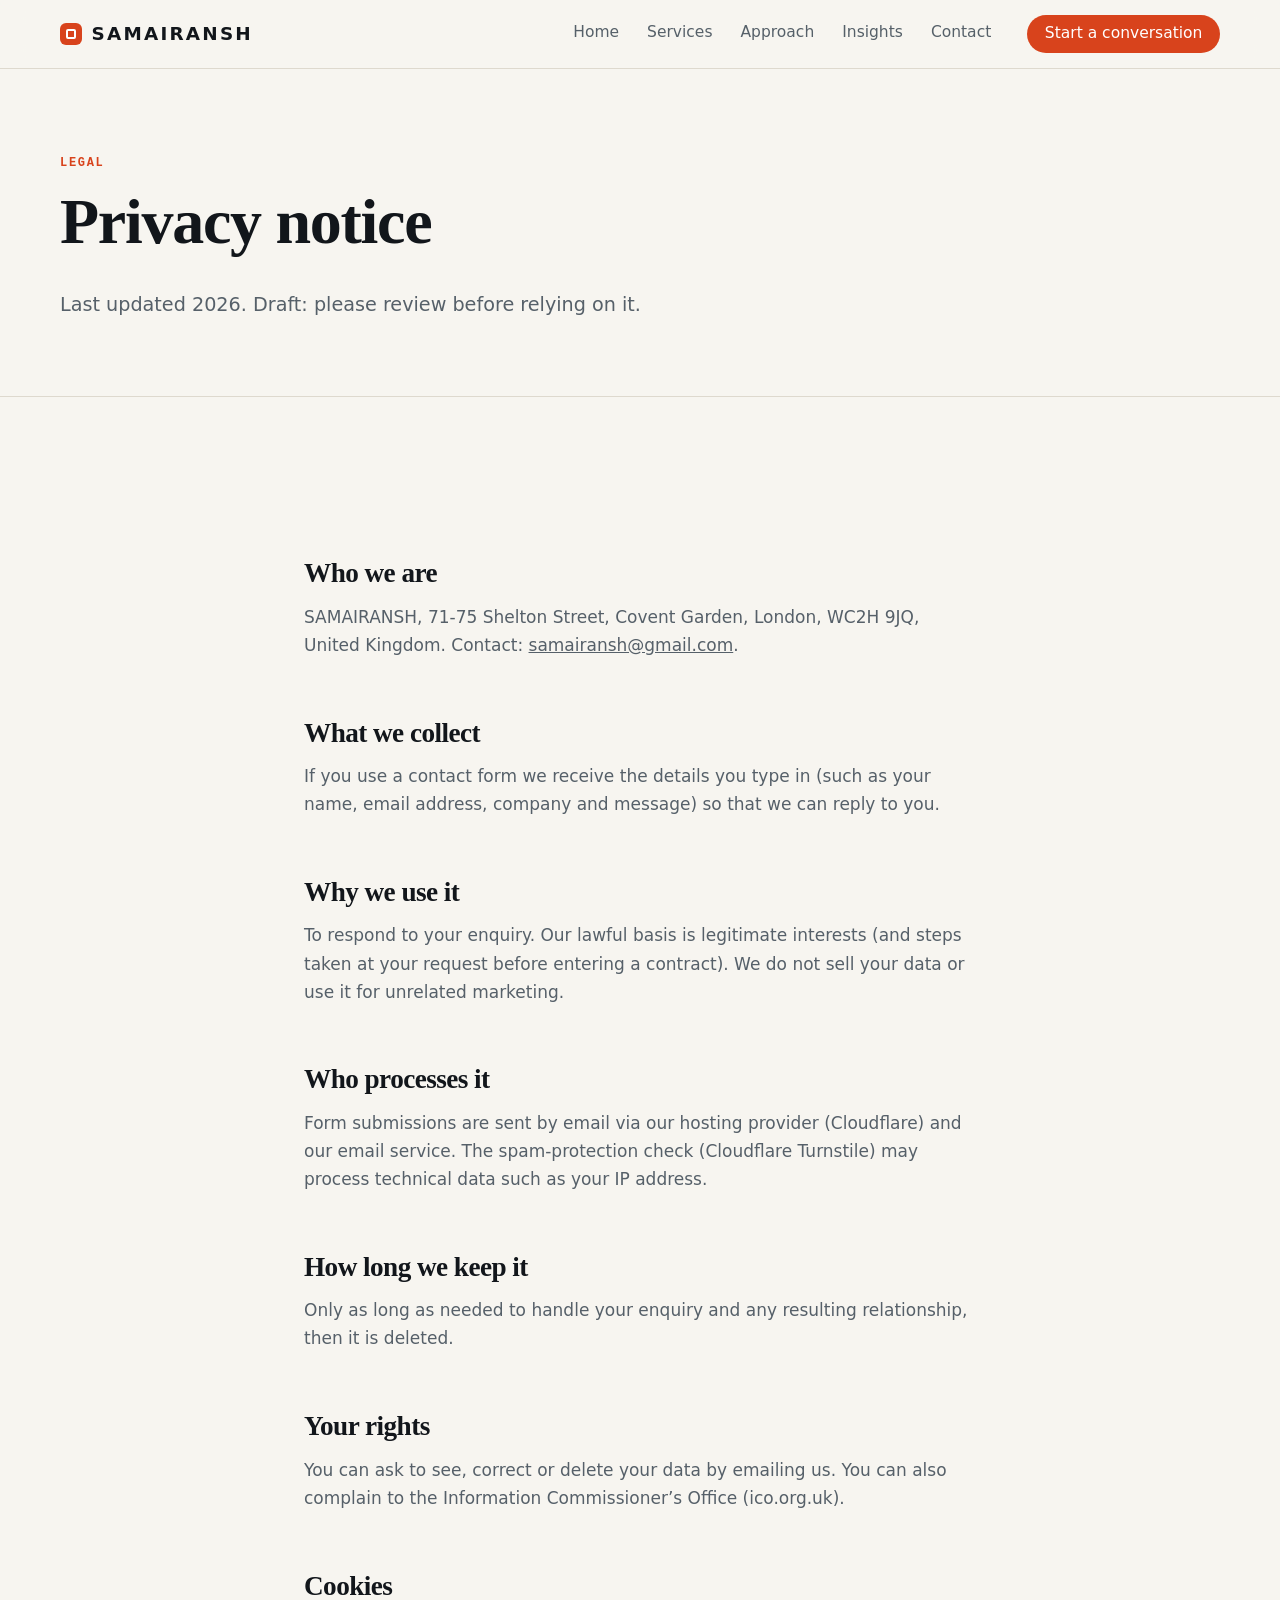
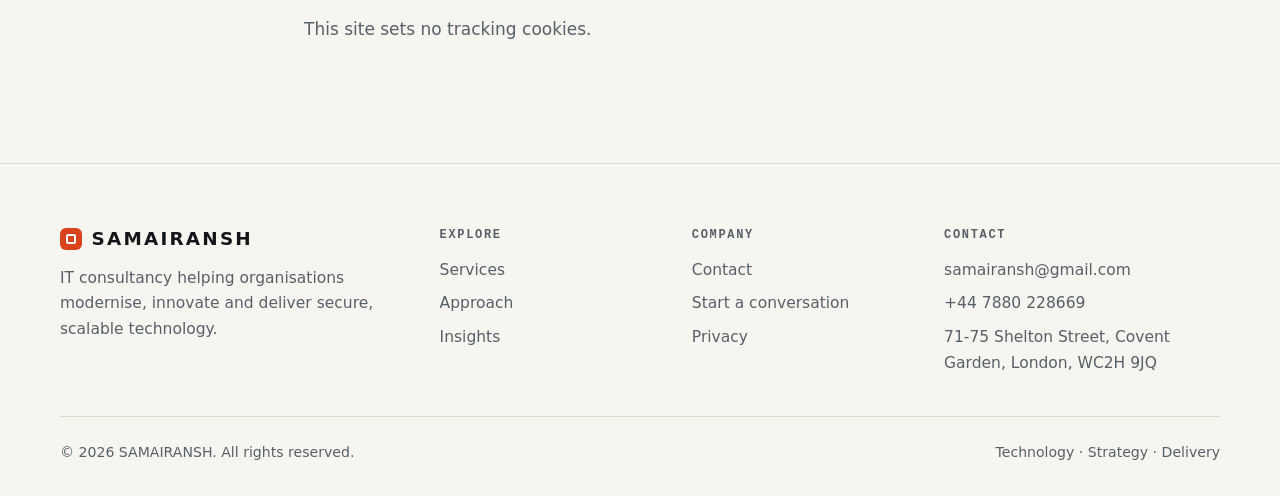
<file: privacy.html>
<!doctype html>
<html lang="en-GB" class="no-js">
<head>
<meta charset="utf-8">
<meta name="viewport" content="width=device-width,initial-scale=1">
<title>Privacy Notice | SAMAIRANSH</title>
<meta name="description" content="How SAMAIRANSH handles personal information submitted through this website.">

<link rel="canonical" href="https://www.samairansh.com/privacy">
<meta name="theme-color" content="#f7f5f0" media="(prefers-color-scheme: light)">
<meta name="theme-color" content="#0e1216" media="(prefers-color-scheme: dark)">
<link rel="icon" href="/favicon.svg" type="image/svg+xml">
<meta property="og:site_name" content="SAMAIRANSH">
<meta property="og:locale" content="en_GB">
<meta property="og:type" content="website">
<meta property="og:title" content="Privacy Notice | SAMAIRANSH">
<meta property="og:description" content="How SAMAIRANSH handles personal information submitted through this website.">
<meta property="og:url" content="https://www.samairansh.com/privacy">
<meta property="og:image" content="https://www.samairansh.com/media/og.jpg">
<meta name="twitter:card" content="summary_large_image">
<link rel="stylesheet" href="/css/style.css">

</head>
<body>
<a class="skip" href="#main">Skip to content</a>
<header class="site-header"><div class="wrap bar">
<a class="logo" href="/" aria-label="SAMAIRANSH home"><i aria-hidden="true"></i>SAMAIRANSH</a>
<button class="menu-btn" aria-expanded="false" aria-controls="nav">Menu</button>
<nav class="nav" id="nav" aria-label="Main"><a href="/">Home</a><a href="/service">Services</a><a href="/feature">Approach</a><a href="/blog">Insights</a><a href="/contact">Contact</a><a class="btn" href="/quote">Start a conversation</a></nav>
</div></header>
<main id="main">
<section class="page-head"><div class="wrap"><span class="eyebrow">Legal</span><h1>Privacy notice</h1><p>Last updated 2026. Draft: please review before relying on it.</p></div></section>
<section class="section"><div class="wrap"><div class="article">
<h2>Who we are</h2><p>SAMAIRANSH, 71-75 Shelton Street, Covent Garden, London, WC2H 9JQ, United Kingdom. Contact: <a href="mailto:samairansh@gmail.com">samairansh@gmail.com</a>.</p>
<h2>What we collect</h2><p>If you use a contact form we receive the details you type in (such as your name, email address, company and message) so that we can reply to you.</p>
<h2>Why we use it</h2><p>To respond to your enquiry. Our lawful basis is legitimate interests (and steps taken at your request before entering a contract). We do not sell your data or use it for unrelated marketing.</p>
<h2>Who processes it</h2><p>Form submissions are sent by email via our hosting provider (Cloudflare) and our email service. The spam-protection check (Cloudflare Turnstile) may process technical data such as your IP address.</p>
<h2>How long we keep it</h2><p>Only as long as needed to handle your enquiry and any resulting relationship, then it is deleted.</p>
<h2>Your rights</h2><p>You can ask to see, correct or delete your data by emailing us. You can also complain to the Information Commissioner’s Office (ico.org.uk).</p>
<h2>Cookies</h2><p>This site sets no tracking cookies.</p>
</div></div></section></main>
<footer class="site-footer"><div class="wrap">
<div class="fgrid">
<div><a class="logo" href="/"><i aria-hidden="true"></i>SAMAIRANSH</a><p class="fblurb">IT consultancy helping organisations modernise, innovate and deliver secure, scalable technology.</p></div>
<div><h4>Explore</h4><ul><li><a href="/service">Services</a></li><li><a href="/feature">Approach</a></li><li><a href="/blog">Insights</a></li></ul></div>
<div><h4>Company</h4><ul><li><a href="/contact">Contact</a></li><li><a href="/quote">Start a conversation</a></li><li><a href="/privacy">Privacy</a></li></ul></div>
<div><h4>Contact</h4><ul><li><a href="mailto:samairansh@gmail.com">samairansh@gmail.com</a></li><li><a href="tel:+447880228669">+44 7880 228669</a></li><li>71-75 Shelton Street, Covent Garden, London, WC2H 9JQ</li></ul></div>
</div>
<div class="fbase"><span>© 2026 SAMAIRANSH. All rights reserved.</span><span>Technology · Strategy · Delivery</span></div>
</div></footer>
<script src="/js/main.js" defer></script>
</body>
</html>
</file>
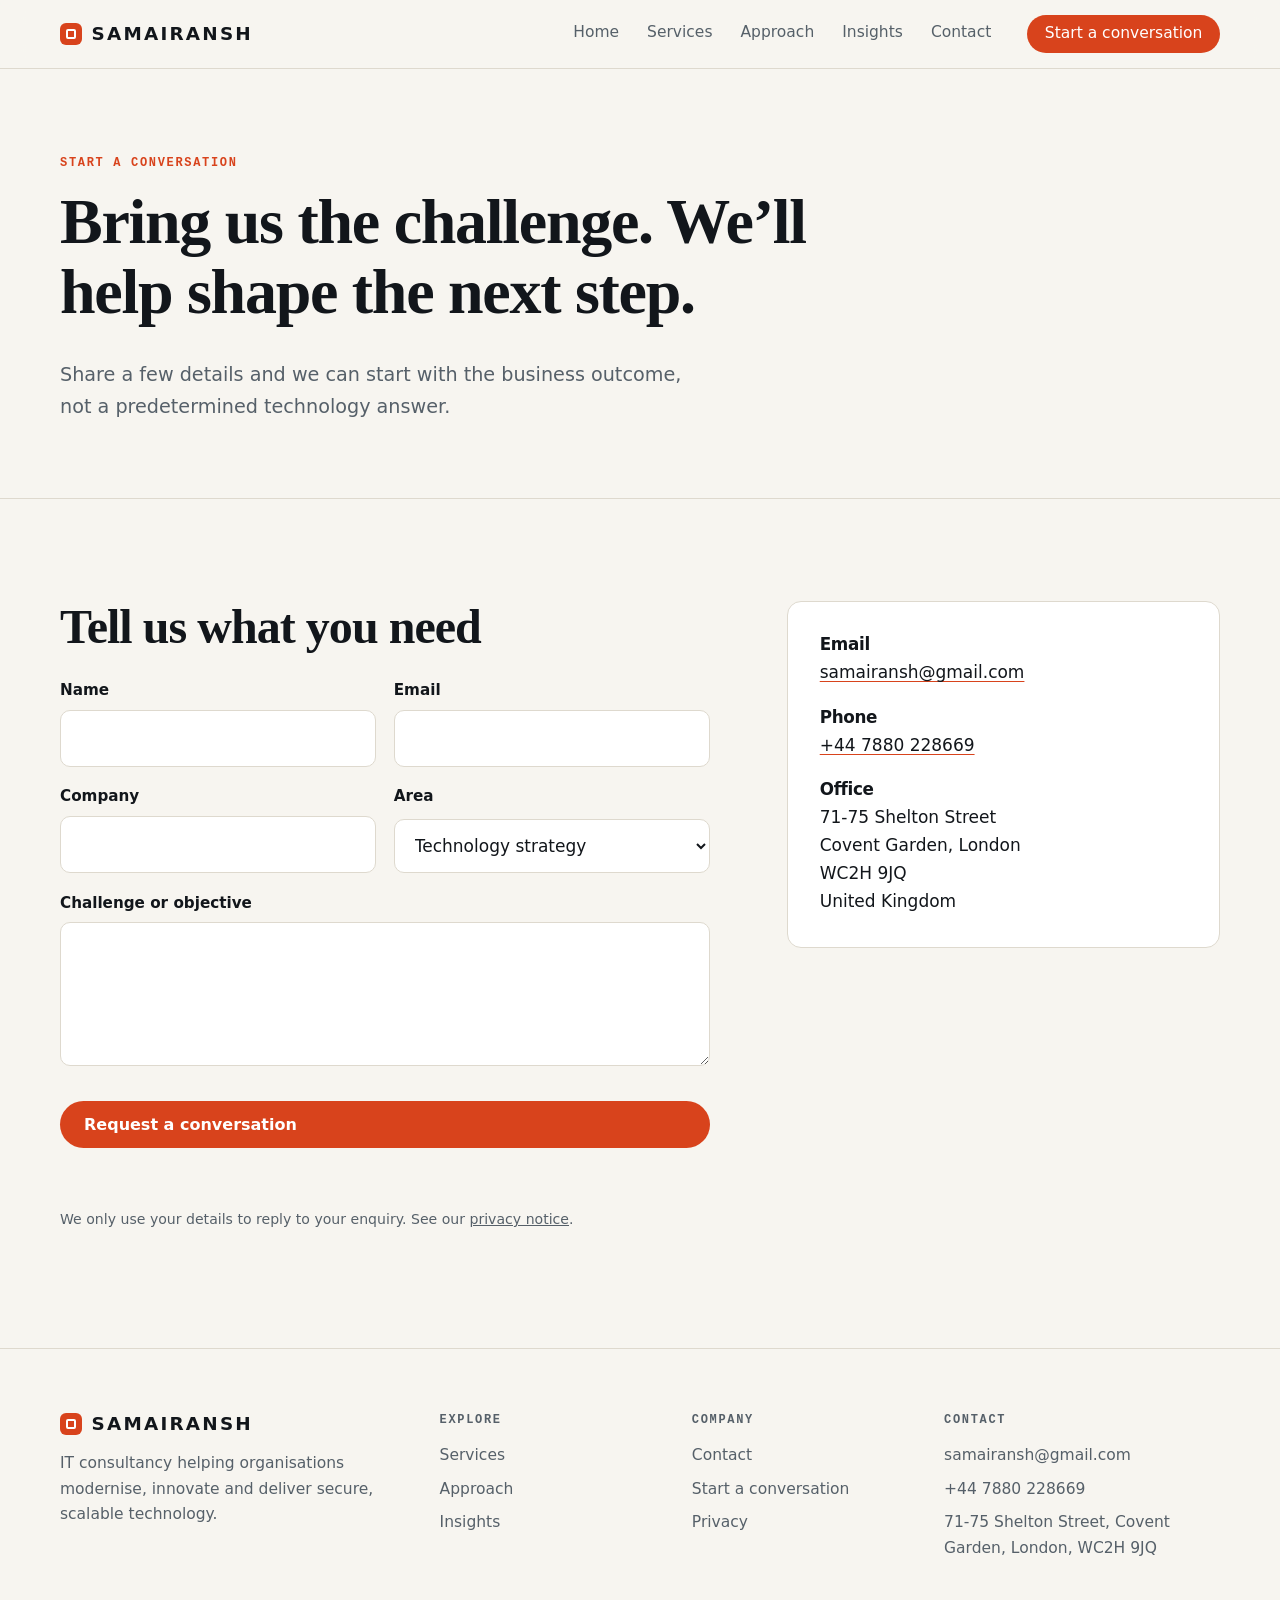
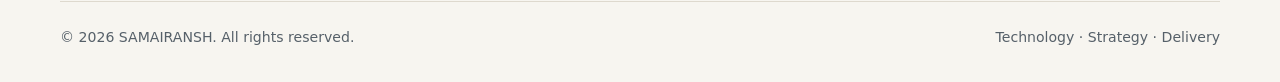
<file: quote.html>
<!doctype html>
<html lang="en-GB" class="no-js">
<head>
<meta charset="utf-8">
<meta name="viewport" content="width=device-width,initial-scale=1">
<title>Start a Technology Conversation | SAMAIRANSH</title>
<meta name="description" content="Start a conversation with SAMAIRANSH about your technology strategy, cloud, AI, cybersecurity or software engineering needs.">

<link rel="canonical" href="https://www.samairansh.com/quote">
<meta name="theme-color" content="#f7f5f0" media="(prefers-color-scheme: light)">
<meta name="theme-color" content="#0e1216" media="(prefers-color-scheme: dark)">
<link rel="icon" href="/favicon.svg" type="image/svg+xml">
<meta property="og:site_name" content="SAMAIRANSH">
<meta property="og:locale" content="en_GB">
<meta property="og:type" content="website">
<meta property="og:title" content="Start a Technology Conversation | SAMAIRANSH">
<meta property="og:description" content="Start a conversation with SAMAIRANSH about your technology strategy, cloud, AI, cybersecurity or software engineering needs.">
<meta property="og:url" content="https://www.samairansh.com/quote">
<meta property="og:image" content="https://www.samairansh.com/media/og.jpg">
<meta name="twitter:card" content="summary_large_image">
<link rel="stylesheet" href="/css/style.css">

</head>
<body>
<a class="skip" href="#main">Skip to content</a>
<header class="site-header"><div class="wrap bar">
<a class="logo" href="/" aria-label="SAMAIRANSH home"><i aria-hidden="true"></i>SAMAIRANSH</a>
<button class="menu-btn" aria-expanded="false" aria-controls="nav">Menu</button>
<nav class="nav" id="nav" aria-label="Main"><a href="/">Home</a><a href="/service">Services</a><a href="/feature">Approach</a><a href="/blog">Insights</a><a href="/contact">Contact</a><a class="btn" href="/quote">Start a conversation</a></nav>
</div></header>
<main id="main">
<section class="page-head"><div class="wrap"><span class="eyebrow">Start a conversation</span><h1>Bring us the challenge. We’ll help shape the next step.</h1><p>Share a few details and we can start with the business outcome, not a predetermined technology answer.</p></div></section>
<section class="section"><div class="wrap split"><div class="rv"><h2>Tell us what you need</h2><form class="f" data-form method="post" action="mailto:samairansh@gmail.com" enctype="text/plain">
<div class="field"><label for="name">Name</label><input id="name" name="name" required autocomplete="name"></div>
<div class="field"><label for="email">Email</label><input id="email" name="email" type="email" required autocomplete="email"></div>
<div class="field"><label for="company">Company</label><input id="company" name="company" autocomplete="organization"></div>
<div class="field"><label for="area">Area</label><select id="area" name="area"><option>Technology strategy</option><option>Cloud &amp; DevOps</option><option>Data &amp; AI</option><option>Cybersecurity</option><option>Software engineering</option><option>Other</option></select></div>
<div class="field full"><label for="message">Challenge or objective</label><textarea id="message" name="message" required></textarea></div>
<div class="field hp" aria-hidden="true"><label>Leave this empty<input name="website" tabindex="-1" autocomplete="off"></label></div>
<div class="field full"><div class="cf-turnstile" data-theme="auto"></div></div>
<div class="field full"><button class="btn" type="submit">Request a conversation</button></div>
<p class="status" role="status" aria-live="polite"></p>
<p class="note full">We only use your details to reply to your enquiry. See our <a href="/privacy">privacy notice</a>.</p>
</form></div><aside class="card rv"><h3>Email</h3><p><a href="mailto:samairansh@gmail.com">samairansh@gmail.com</a></p><h3>Phone</h3><p><a href="tel:+447880228669">+44 7880 228669</a></p><h3>Office</h3><p>71-75 Shelton Street<br>Covent Garden, London<br>WC2H 9JQ<br>United Kingdom</p></aside></div></section></main>
<footer class="site-footer"><div class="wrap">
<div class="fgrid">
<div><a class="logo" href="/"><i aria-hidden="true"></i>SAMAIRANSH</a><p class="fblurb">IT consultancy helping organisations modernise, innovate and deliver secure, scalable technology.</p></div>
<div><h4>Explore</h4><ul><li><a href="/service">Services</a></li><li><a href="/feature">Approach</a></li><li><a href="/blog">Insights</a></li></ul></div>
<div><h4>Company</h4><ul><li><a href="/contact">Contact</a></li><li><a href="/quote">Start a conversation</a></li><li><a href="/privacy">Privacy</a></li></ul></div>
<div><h4>Contact</h4><ul><li><a href="mailto:samairansh@gmail.com">samairansh@gmail.com</a></li><li><a href="tel:+447880228669">+44 7880 228669</a></li><li>71-75 Shelton Street, Covent Garden, London, WC2H 9JQ</li></ul></div>
</div>
<div class="fbase"><span>© 2026 SAMAIRANSH. All rights reserved.</span><span>Technology · Strategy · Delivery</span></div>
</div></footer>
<script src="/js/main.js" defer></script>
</body>
</html>
</file>
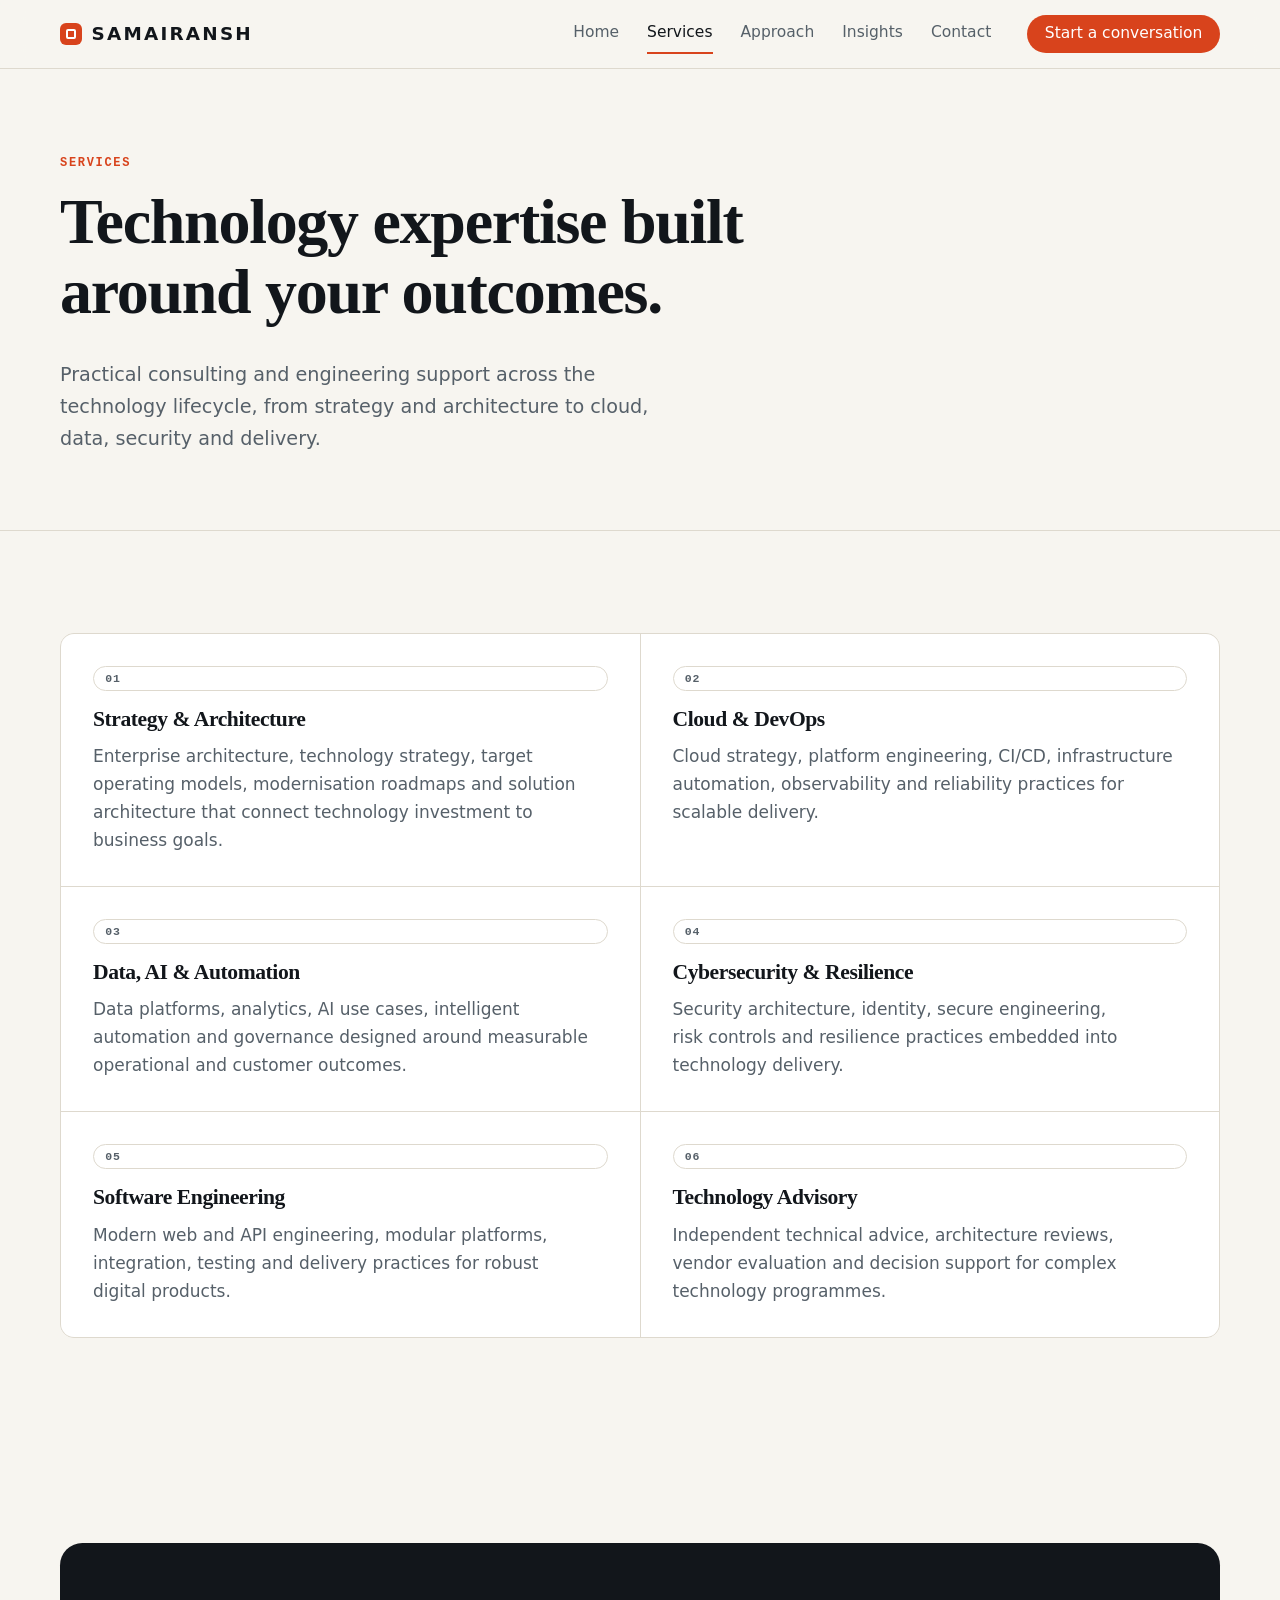
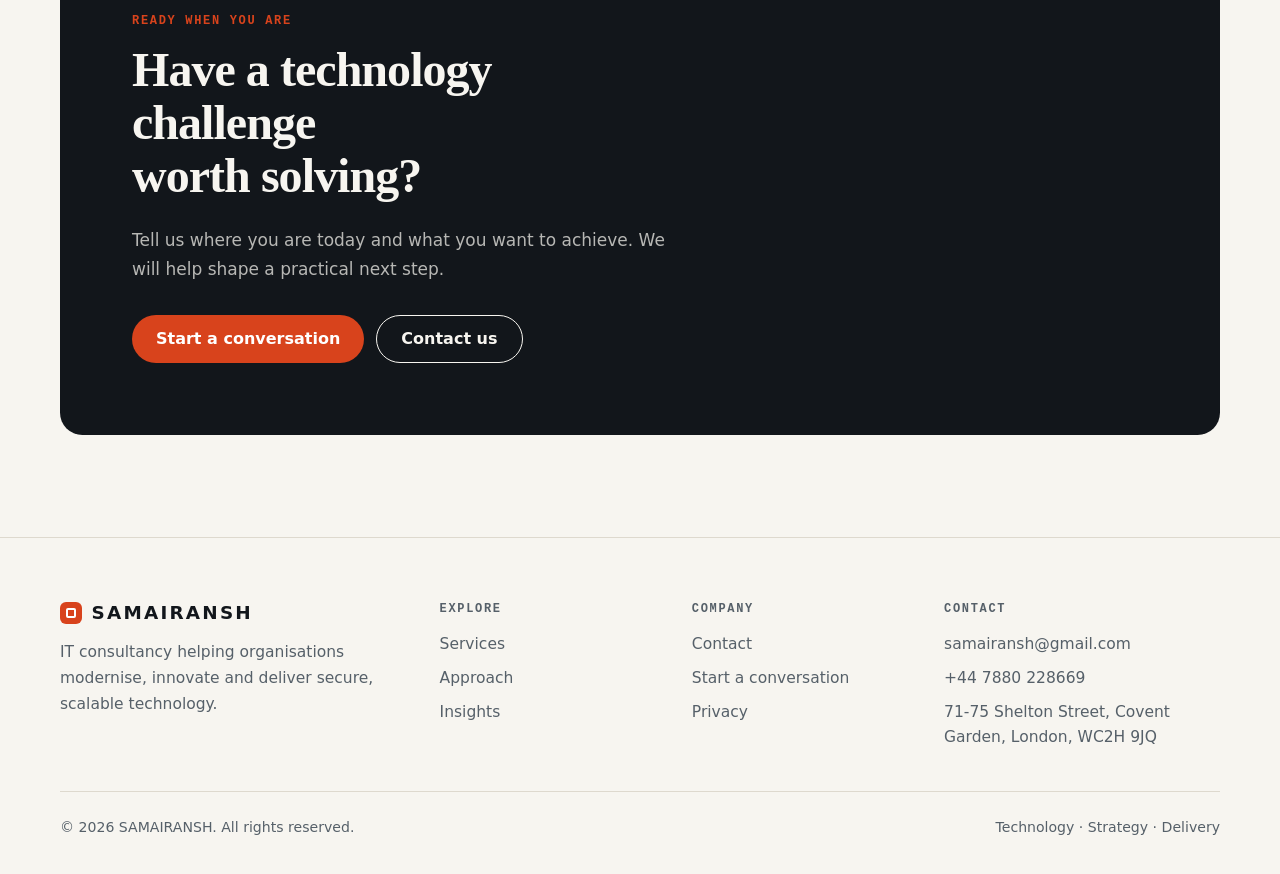
<file: service.html>
<!doctype html>
<html lang="en-GB" class="no-js">
<head>
<meta charset="utf-8">
<meta name="viewport" content="width=device-width,initial-scale=1">
<title>IT Consulting Services | SAMAIRANSH</title>
<meta name="description" content="IT consulting services from SAMAIRANSH: technology strategy, enterprise architecture, cloud, DevOps, data, AI, cybersecurity and software engineering.">

<link rel="canonical" href="https://www.samairansh.com/service">
<meta name="theme-color" content="#f7f5f0" media="(prefers-color-scheme: light)">
<meta name="theme-color" content="#0e1216" media="(prefers-color-scheme: dark)">
<link rel="icon" href="/favicon.svg" type="image/svg+xml">
<meta property="og:site_name" content="SAMAIRANSH">
<meta property="og:locale" content="en_GB">
<meta property="og:type" content="website">
<meta property="og:title" content="IT Consulting Services | SAMAIRANSH">
<meta property="og:description" content="IT consulting services from SAMAIRANSH: technology strategy, enterprise architecture, cloud, DevOps, data, AI, cybersecurity and software engineering.">
<meta property="og:url" content="https://www.samairansh.com/service">
<meta property="og:image" content="https://www.samairansh.com/media/og.jpg">
<meta name="twitter:card" content="summary_large_image">
<link rel="stylesheet" href="/css/style.css">

</head>
<body>
<a class="skip" href="#main">Skip to content</a>
<header class="site-header"><div class="wrap bar">
<a class="logo" href="/" aria-label="SAMAIRANSH home"><i aria-hidden="true"></i>SAMAIRANSH</a>
<button class="menu-btn" aria-expanded="false" aria-controls="nav">Menu</button>
<nav class="nav" id="nav" aria-label="Main"><a href="/">Home</a><a href="/service" aria-current="page">Services</a><a href="/feature">Approach</a><a href="/blog">Insights</a><a href="/contact">Contact</a><a class="btn" href="/quote">Start a conversation</a></nav>
</div></header>
<main id="main">
<section class="page-head"><div class="wrap"><span class="eyebrow">Services</span><h1>Technology expertise built around your outcomes.</h1><p>Practical consulting and engineering support across the technology lifecycle, from strategy and architecture to cloud, data, security and delivery.</p></div></section>
<section class="section"><div class="wrap"><div class="grid c2"><article class="cell svc rv" id="strategy"><span class="tag">01</span><h3>Strategy & Architecture</h3><p>Enterprise architecture, technology strategy, target operating models, modernisation roadmaps and solution architecture that connect technology investment to business goals.</p></article><article class="cell svc rv" id="cloud"><span class="tag">02</span><h3>Cloud & DevOps</h3><p>Cloud strategy, platform engineering, CI/CD, infrastructure automation, observability and reliability practices for scalable delivery.</p></article><article class="cell svc rv" id="data"><span class="tag">03</span><h3>Data, AI & Automation</h3><p>Data platforms, analytics, AI use cases, intelligent automation and governance designed around measurable operational and customer outcomes.</p></article><article class="cell svc rv" id="security"><span class="tag">04</span><h3>Cybersecurity & Resilience</h3><p>Security architecture, identity, secure engineering, risk controls and resilience practices embedded into technology delivery.</p></article><article class="cell svc rv" id="engineering"><span class="tag">05</span><h3>Software Engineering</h3><p>Modern web and API engineering, modular platforms, integration, testing and delivery practices for robust digital products.</p></article><article class="cell svc rv" id="advisory"><span class="tag">06</span><h3>Technology Advisory</h3><p>Independent technical advice, architecture reviews, vendor evaluation and decision support for complex technology programmes.</p></article></div></div></section><section class="section"><div class="wrap"><div class="cta rv">
<span class="eyebrow">Ready when you are</span><h2>Have a technology challenge worth solving?</h2><p>Tell us where you are today and what you want to achieve. We will help shape a practical next step.</p>
<div class="actions"><a class="btn" href="/quote">Start a conversation</a><a class="btn ghost" href="/contact">Contact us</a></div>
</div></div></section></main>
<footer class="site-footer"><div class="wrap">
<div class="fgrid">
<div><a class="logo" href="/"><i aria-hidden="true"></i>SAMAIRANSH</a><p class="fblurb">IT consultancy helping organisations modernise, innovate and deliver secure, scalable technology.</p></div>
<div><h4>Explore</h4><ul><li><a href="/service">Services</a></li><li><a href="/feature">Approach</a></li><li><a href="/blog">Insights</a></li></ul></div>
<div><h4>Company</h4><ul><li><a href="/contact">Contact</a></li><li><a href="/quote">Start a conversation</a></li><li><a href="/privacy">Privacy</a></li></ul></div>
<div><h4>Contact</h4><ul><li><a href="mailto:samairansh@gmail.com">samairansh@gmail.com</a></li><li><a href="tel:+447880228669">+44 7880 228669</a></li><li>71-75 Shelton Street, Covent Garden, London, WC2H 9JQ</li></ul></div>
</div>
<div class="fbase"><span>© 2026 SAMAIRANSH. All rights reserved.</span><span>Technology · Strategy · Delivery</span></div>
</div></footer>
<script src="/js/main.js" defer></script>
</body>
</html>
</file>
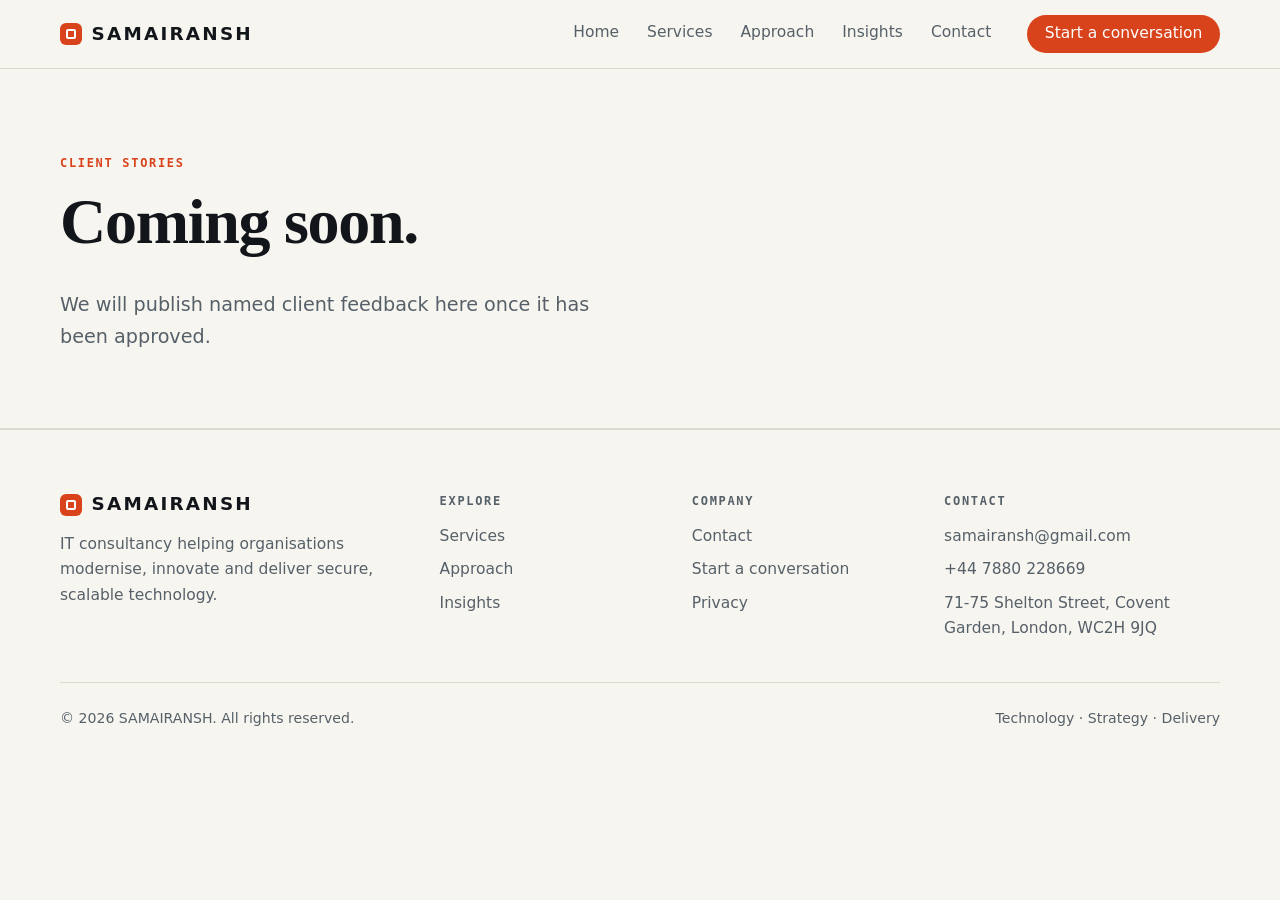
<file: testimonial.html>
<!doctype html>
<html lang="en-GB" class="no-js">
<head>
<meta charset="utf-8">
<meta name="viewport" content="width=device-width,initial-scale=1">
<title>Client Stories | SAMAIRANSH</title>
<meta name="description" content="Client feedback on working with SAMAIRANSH.">
<meta name="robots" content="noindex,follow">
<link rel="canonical" href="https://www.samairansh.com/testimonial">
<meta name="theme-color" content="#f7f5f0" media="(prefers-color-scheme: light)">
<meta name="theme-color" content="#0e1216" media="(prefers-color-scheme: dark)">
<link rel="icon" href="/favicon.svg" type="image/svg+xml">
<meta property="og:site_name" content="SAMAIRANSH">
<meta property="og:locale" content="en_GB">
<meta property="og:type" content="website">
<meta property="og:title" content="Client Stories | SAMAIRANSH">
<meta property="og:description" content="Client feedback on working with SAMAIRANSH.">
<meta property="og:url" content="https://www.samairansh.com/testimonial">
<meta property="og:image" content="https://www.samairansh.com/media/og.jpg">
<meta name="twitter:card" content="summary_large_image">
<link rel="stylesheet" href="/css/style.css">

</head>
<body>
<a class="skip" href="#main">Skip to content</a>
<header class="site-header"><div class="wrap bar">
<a class="logo" href="/" aria-label="SAMAIRANSH home"><i aria-hidden="true"></i>SAMAIRANSH</a>
<button class="menu-btn" aria-expanded="false" aria-controls="nav">Menu</button>
<nav class="nav" id="nav" aria-label="Main"><a href="/">Home</a><a href="/service">Services</a><a href="/feature">Approach</a><a href="/blog">Insights</a><a href="/contact">Contact</a><a class="btn" href="/quote">Start a conversation</a></nav>
</div></header>
<main id="main">
<section class="page-head"><div class="wrap"><span class="eyebrow">Client stories</span><h1>Coming soon.</h1><p>We will publish named client feedback here once it has been approved.</p></div></section></main>
<footer class="site-footer"><div class="wrap">
<div class="fgrid">
<div><a class="logo" href="/"><i aria-hidden="true"></i>SAMAIRANSH</a><p class="fblurb">IT consultancy helping organisations modernise, innovate and deliver secure, scalable technology.</p></div>
<div><h4>Explore</h4><ul><li><a href="/service">Services</a></li><li><a href="/feature">Approach</a></li><li><a href="/blog">Insights</a></li></ul></div>
<div><h4>Company</h4><ul><li><a href="/contact">Contact</a></li><li><a href="/quote">Start a conversation</a></li><li><a href="/privacy">Privacy</a></li></ul></div>
<div><h4>Contact</h4><ul><li><a href="mailto:samairansh@gmail.com">samairansh@gmail.com</a></li><li><a href="tel:+447880228669">+44 7880 228669</a></li><li>71-75 Shelton Street, Covent Garden, London, WC2H 9JQ</li></ul></div>
</div>
<div class="fbase"><span>© 2026 SAMAIRANSH. All rights reserved.</span><span>Technology · Strategy · Delivery</span></div>
</div></footer>
<script src="/js/main.js" defer></script>
</body>
</html>
</file>
<file: css/style.css>
:root{
  --paper:#f7f5f0;--surface:#fff;--ink:#12161b;--muted:#566069;--line:#ded9ce;
  --accent:#d8431c;--accent-ink:#fff;--teal:#0d5c5c;--soft:#efece4;
  --serif:ui-serif,"Iowan Old Style","Palatino Linotype",Palatino,Georgia,serif;
  --sans:system-ui,-apple-system,"Segoe UI",Roboto,"Helvetica Neue",Arial,sans-serif;
  --mono:ui-monospace,SFMono-Regular,Menlo,Consolas,monospace;
  --r:14px;--max:1160px
}
@media(prefers-color-scheme:dark){:root{--paper:#0e1216;--surface:#151a20;--ink:#ece8df;--muted:#a1a9b1;--line:#262d35;--accent:#ff7a4d;--accent-ink:#12161b;--teal:#5fd0c7;--soft:#12171c}}
*,*::before,*::after{box-sizing:border-box}
html{scroll-behavior:smooth;-webkit-text-size-adjust:100%}
body{margin:0;background:var(--paper);color:var(--ink);font:400 1.0625rem/1.65 var(--sans);-webkit-font-smoothing:antialiased}
img,svg{max-width:100%;display:block}
a{color:inherit}
h1,h2,h3,h4{font-family:var(--serif);font-weight:600;letter-spacing:-.02em;line-height:1.1;margin:0 0 .5em;text-wrap:balance}
h1{font-size:clamp(2.5rem,6.4vw,5rem)}
h2{font-size:clamp(1.9rem,3.8vw,3rem)}
h3{font-size:1.35rem;line-height:1.2}
p{margin:0 0 1em;color:var(--muted);text-wrap:pretty}
:focus-visible{outline:3px solid var(--accent);outline-offset:3px;border-radius:4px}
.wrap{width:min(var(--max),100% - 2.5rem);margin-inline:auto}
.skip{position:absolute;left:-999px;top:0;background:var(--ink);color:var(--paper);padding:.75rem 1rem;z-index:100}
.skip:focus{left:1rem;top:1rem}
.eyebrow{font:600 .75rem/1 var(--mono);letter-spacing:.14em;text-transform:uppercase;color:var(--accent);margin:0 0 1.1rem;display:block}

/* header */
.site-header{position:sticky;top:0;z-index:40;background:color-mix(in srgb,var(--paper) 90%,transparent);backdrop-filter:saturate(1.4) blur(12px);border-bottom:1px solid var(--line)}
.bar{display:flex;align-items:center;justify-content:space-between;height:68px;gap:1rem}
.logo{display:flex;align-items:center;gap:.6rem;text-decoration:none;font:700 1.15rem/1 var(--sans);letter-spacing:.12em}
.logo i{width:22px;height:22px;background:var(--accent);border-radius:6px;display:block;position:relative}
.logo i::after{content:"";position:absolute;inset:6px 6px 6px 6px;border:2px solid var(--accent-ink);border-radius:2px}
.nav{display:flex;align-items:center;gap:1.75rem}
.nav a{text-decoration:none;font-weight:500;font-size:.97rem;color:var(--muted);padding:.4rem 0;border-bottom:2px solid transparent}
.nav a:hover,.nav a[aria-current="page"]{color:var(--ink);border-bottom-color:var(--accent)}
.nav .btn{margin-left:.5rem;border:0;color:var(--accent-ink);padding:.7rem 1.1rem}
.menu-btn{display:none;background:none;border:1px solid var(--line);color:var(--ink);border-radius:10px;padding:.55rem .8rem;font:600 .9rem var(--sans);cursor:pointer}

/* buttons */
.btn{display:inline-flex;align-items:center;gap:.6rem;background:var(--accent);color:var(--accent-ink);border-radius:999px;padding:.95rem 1.5rem;font:600 1rem/1 var(--sans);text-decoration:none;cursor:pointer;border:0;transition:transform .2s,box-shadow .2s}
.btn:hover{transform:translateY(-2px);box-shadow:0 10px 24px -10px var(--accent)}
.btn.ghost{background:transparent;color:var(--ink);border:1px solid var(--ink)}
.btn.ghost:hover{box-shadow:none;background:var(--ink);color:var(--paper)}

/* hero */
.hero{padding:clamp(3.5rem,9vw,7rem) 0 clamp(3rem,7vw,5.5rem);position:relative;overflow:hidden}
.hero::before{content:"";position:absolute;inset:0;background-image:linear-gradient(var(--line) 1px,transparent 1px),linear-gradient(90deg,var(--line) 1px,transparent 1px);background-size:56px 56px;opacity:.45;mask-image:radial-gradient(ellipse at 75% 20%,#000,transparent 65%);-webkit-mask-image:radial-gradient(ellipse at 75% 20%,#000,transparent 65%)}
.hero .wrap{position:relative;display:grid;grid-template-columns:1.35fr .85fr;gap:clamp(2rem,6vw,5rem);align-items:end}
.hero h1 em{font-style:italic;color:var(--accent)}
.hero .lead{font-size:1.25rem;max-width:36rem}
.actions{display:flex;flex-wrap:wrap;gap:.75rem;margin-top:2rem}
.index{list-style:none;margin:0;padding:0;border-top:1px solid var(--ink)}
.index li{border-bottom:1px solid var(--line)}
.index a{display:flex;gap:1rem;align-items:baseline;padding:1rem .25rem;text-decoration:none;font-family:var(--serif);font-size:1.3rem;transition:padding .2s,color .2s}
.index a span{font:500 .75rem var(--mono);color:var(--accent)}
.index a:hover{padding-left:.75rem;color:var(--accent)}
.index-label{font:600 .75rem var(--mono);letter-spacing:.14em;text-transform:uppercase;color:var(--muted);margin-bottom:.9rem}

/* sections */
.section{padding:clamp(3.5rem,8vw,6.5rem) 0}
.section.alt{background:var(--soft);border-block:1px solid var(--line)}
.head{max-width:44rem;margin-bottom:3rem}
.grid{display:grid;gap:1px;background:var(--line);border:1px solid var(--line);border-radius:var(--r);overflow:hidden}
.grid.c3{grid-template-columns:repeat(3,1fr)}
.grid.c2{grid-template-columns:repeat(2,1fr)}
.grid.c4{grid-template-columns:repeat(4,1fr)}
.cell{background:var(--surface);padding:2rem;display:flex;flex-direction:column}
.cell .num{font:500 .8rem var(--mono);color:var(--accent);margin-bottom:2.5rem}
.cell h3{margin-bottom:.6rem}
.cell p:last-child{margin-bottom:0}
.more{margin-top:auto;padding-top:1rem;font-weight:600;color:var(--ink);text-decoration:none;border-bottom:2px solid var(--accent);align-self:flex-start}
.more:hover{color:var(--accent)}
.principles{display:grid;grid-template-columns:1fr 1fr;gap:clamp(2rem,6vw,5rem);align-items:start}
.principles ul{list-style:none;margin:0;padding:0;display:grid;gap:1.5rem}
.principles li{padding-left:2.25rem;position:relative}
.principles li::before{content:"";position:absolute;left:0;top:.45rem;width:1.1rem;height:1.1rem;border-radius:50%;background:var(--accent)}
.principles li::after{content:"";position:absolute;left:.33rem;top:.62rem;width:.4rem;height:.7rem;border:solid var(--accent-ink);border-width:0 2px 2px 0;transform:rotate(40deg) scale(.8);transform-origin:center}
.principles b{display:block;font-family:var(--serif);font-size:1.2rem;font-weight:600;color:var(--ink)}
.principles span{color:var(--muted)}
.cta{background:var(--ink);color:var(--paper);border-radius:calc(var(--r)*1.6);padding:clamp(2rem,6vw,4.5rem)}
.cta h2{color:var(--paper);max-width:30rem}
.cta p{color:color-mix(in srgb,var(--paper) 72%,transparent);max-width:34rem}
.cta .btn{background:var(--accent);color:var(--accent-ink)}
.cta .btn.ghost{background:transparent;color:var(--paper);border-color:var(--paper)}

/* sub pages */
.page-head{padding:clamp(3rem,8vw,5.5rem) 0 clamp(2rem,5vw,3.5rem);border-bottom:1px solid var(--line)}
.page-head p{font-size:1.2rem;max-width:40rem}
.page-head h1{font-size:clamp(2.2rem,5vw,4rem);max-width:48rem}
.svc{scroll-margin-top:90px}
.tag{display:inline-block;font:600 .72rem var(--mono);letter-spacing:.08em;text-transform:uppercase;border:1px solid var(--line);border-radius:999px;padding:.3rem .7rem;color:var(--muted);margin-bottom:1rem}
.soon{opacity:.7}
.article{max-width:42rem;margin-inline:auto}
.article h2{font-size:1.7rem;margin-top:2.2em}
.article blockquote{margin:2rem 0;padding:0 0 0 1.5rem;border-left:3px solid var(--accent);font:italic 500 1.5rem/1.35 var(--serif);color:var(--ink)}
.steps{counter-reset:s}
.steps .cell{counter-increment:s}
.steps .cell::before{content:"0" counter(s);font:500 .8rem var(--mono);color:var(--accent);margin-bottom:2.5rem}

/* forms */
.split{display:grid;grid-template-columns:1.2fr .8fr;gap:clamp(2rem,6vw,5rem);align-items:start}
form.f{display:grid;grid-template-columns:1fr 1fr;gap:1.1rem}
.field{display:grid;gap:.4rem}
.field.full{grid-column:1/-1}
label{font-weight:600;font-size:.95rem;color:var(--ink)}
input,select,textarea{width:100%;font:inherit;color:var(--ink);background:var(--surface);border:1px solid var(--line);border-radius:10px;padding:.85rem 1rem}
input:focus,select:focus,textarea:focus{border-color:var(--accent);outline:none;box-shadow:0 0 0 3px color-mix(in srgb,var(--accent) 25%,transparent)}
textarea{min-height:9rem;resize:vertical}
.hp{position:absolute;left:-9999px;height:0;overflow:hidden}
.note{font-size:.88rem;color:var(--muted)}
.status{grid-column:1/-1;font-weight:600;min-height:1.5em;margin:0}
.status.ok{color:var(--teal)}.status.err{color:var(--accent)}
.card{background:var(--surface);border:1px solid var(--line);border-radius:var(--r);padding:2rem}
.card h3{font-size:1.05rem;font-family:var(--sans);font-weight:700;margin:0 0 .25rem}
.card p{margin-bottom:1.25rem;color:var(--ink)}
.card p:last-child{margin-bottom:0}
.card a{color:var(--ink);text-underline-offset:3px;text-decoration-color:var(--accent)}

/* footer */
.site-footer{border-top:1px solid var(--line);padding:4rem 0 2rem;margin-top:0;background:var(--paper)}
.fgrid{display:grid;grid-template-columns:1.6fr 1fr 1fr 1.3fr;gap:2.5rem}
.site-footer h4{font:600 .75rem var(--mono);letter-spacing:.14em;text-transform:uppercase;color:var(--muted);margin:0 0 1rem}
.site-footer p,.site-footer li{color:var(--muted);font-size:.97rem}
.site-footer ul{list-style:none;margin:0;padding:0;display:grid;gap:.5rem}
.site-footer a{text-decoration:none}
.site-footer a:hover{color:var(--accent)}
.fbase{display:flex;justify-content:space-between;gap:1rem;flex-wrap:wrap;border-top:1px solid var(--line);margin-top:2.5rem;padding-top:1.5rem;font-size:.88rem;color:var(--muted)}

/* motion */
.rv{opacity:0;transform:translateY(14px);transition:opacity .6s ease,transform .6s ease}
.rv.in{opacity:1;transform:none}
@media(prefers-reduced-motion:reduce){*{scroll-behavior:auto!important;transition:none!important}.rv{opacity:1;transform:none}}
.no-js .rv{opacity:1;transform:none}

@media(max-width:900px){
  .hero .wrap,.principles,.split{grid-template-columns:1fr}
  .grid.c3,.grid.c4{grid-template-columns:1fr 1fr}
  .fgrid{grid-template-columns:1fr 1fr}
  .menu-btn{display:block}
  .nav{position:absolute;left:0;right:0;top:100%;background:var(--paper);border-bottom:1px solid var(--line);flex-direction:column;align-items:stretch;gap:0;padding:.5rem 1.25rem 1.25rem;display:none}
  .nav.open{display:flex}
  .nav a{padding:.9rem 0;border-bottom:1px solid var(--line)}
  .nav .btn{margin:1rem 0 0;justify-content:center}
}
@media(max-width:600px){
  .grid.c2,.grid.c3,.grid.c4,form.f,.fgrid{grid-template-columns:1fr}
  .cell{padding:1.5rem}
  .actions .btn{width:100%;justify-content:center}
}

.fblurb{margin-top:1rem;max-width:22rem}
.note.full{grid-column:1/-1}
</file>
